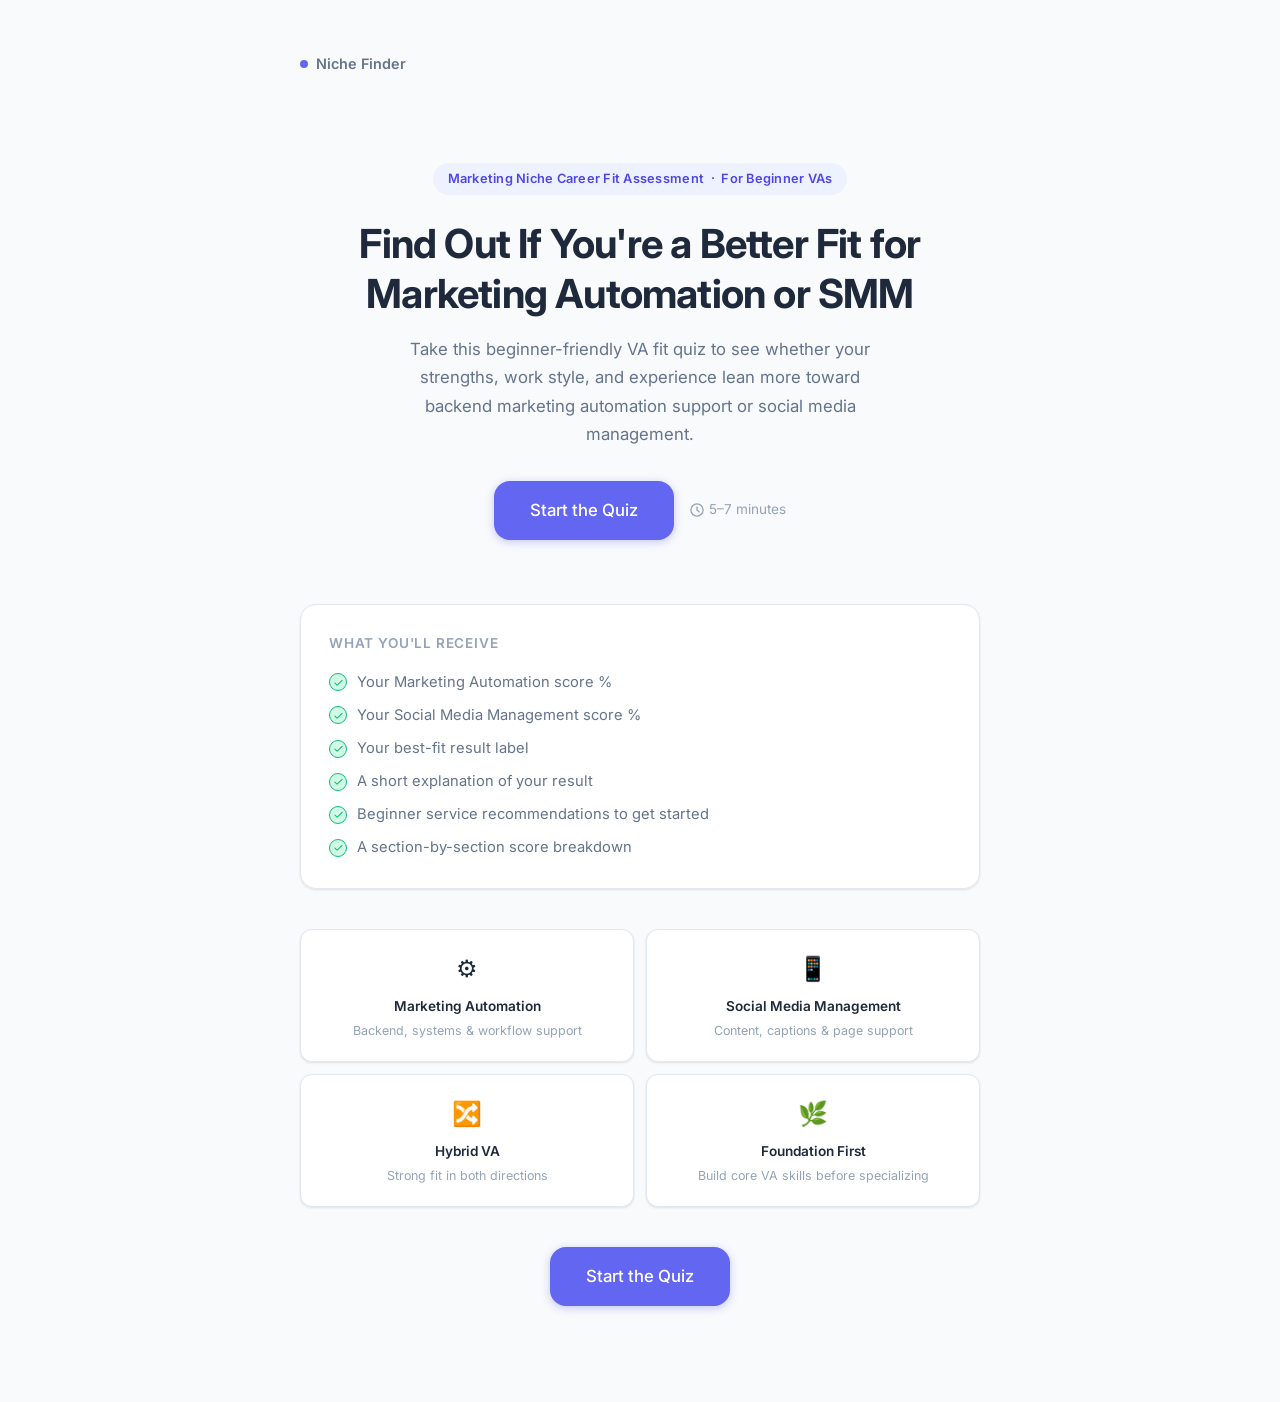
<file: index.html>
<!DOCTYPE html>
<html lang="en">
<head>
  <meta charset="UTF-8" />
  <meta name="viewport" content="width=device-width, initial-scale=1.0, maximum-scale=1" />
  <title>Marketing Automation vs SMM Fit Quiz</title>
  <meta name="description" content="Take this beginner-friendly VA fit quiz to find out whether you're a better fit for Marketing Automation or Social Media Management." />
  <meta name="robots" content="index, follow" />
  <meta property="og:title" content="Marketing Automation vs SMM Fit Quiz" />
  <meta property="og:description" content="A career-fit assessment quiz for beginner and aspiring Virtual Assistants." />
  <meta property="og:type" content="website" />
  <link rel="preconnect" href="https://fonts.googleapis.com" />
  <link rel="preconnect" href="https://fonts.gstatic.com" crossorigin />
  <link href="https://fonts.googleapis.com/css2?family=Inter:wght@300;400;500;600;700&display=swap" rel="stylesheet" />
  <link rel="stylesheet" href="style.css" />
</head>
<body>
  <div class="page-wrapper">

    <header class="site-header container">
      <div class="site-logo">
        <span class="logo-dot"></span>
        Niche Finder
      </div>
    </header>

    <main class="container">
      <section class="landing-hero">
        <div class="landing-badge">
          Marketing Niche Career Fit Assessment &nbsp;&middot;&nbsp; For Beginner VAs
        </div>
        <h1>Find Out If You're a Better Fit for Marketing Automation or SMM</h1>
        <p class="subtitle">
          Take this beginner-friendly VA fit quiz to see whether your strengths, work style, and experience lean more toward backend marketing automation support or social media management.
        </p>
        <div class="landing-cta">
          <a href="quiz.html" class="btn btn-primary btn-lg">Start the Quiz</a>
          <span class="time-note">
            <svg width="14" height="14" viewBox="0 0 16 16" fill="none" xmlns="http://www.w3.org/2000/svg">
              <circle cx="8" cy="8" r="7" stroke="currentColor" stroke-width="1.5"/>
              <path d="M8 4.5V8.25L10.5 10" stroke="currentColor" stroke-width="1.5" stroke-linecap="round"/>
            </svg>
            5&ndash;7 minutes
          </span>
        </div>
      </section>

      <div class="what-you-get">
        <h2>What You'll Receive</h2>
        <ul class="get-list">
          <li>Your Marketing Automation score %</li>
          <li>Your Social Media Management score %</li>
          <li>Your best-fit result label</li>
          <li>A short explanation of your result</li>
          <li>Beginner service recommendations to get started</li>
          <li>A section-by-section score breakdown</li>
        </ul>
      </div>

      <div class="outcome-grid">
        <div class="outcome-card">
          <div class="outcome-icon">&#9881;</div>
          <div class="outcome-label">Marketing Automation</div>
          <div class="outcome-desc">Backend, systems &amp; workflow support</div>
        </div>
        <div class="outcome-card">
          <div class="outcome-icon">&#128241;</div>
          <div class="outcome-label">Social Media Management</div>
          <div class="outcome-desc">Content, captions &amp; page support</div>
        </div>
        <div class="outcome-card">
          <div class="outcome-icon">&#128256;</div>
          <div class="outcome-label">Hybrid VA</div>
          <div class="outcome-desc">Strong fit in both directions</div>
        </div>
        <div class="outcome-card">
          <div class="outcome-icon">&#127807;</div>
          <div class="outcome-label">Foundation First</div>
          <div class="outcome-desc">Build core VA skills before specializing</div>
        </div>
      </div>

      <div style="text-align:center; padding-bottom: 2rem;">
        <a href="quiz.html" class="btn btn-primary btn-lg">Start the Quiz</a>
      </div>
    </main>

  </div>
</body>
</html>
</file>
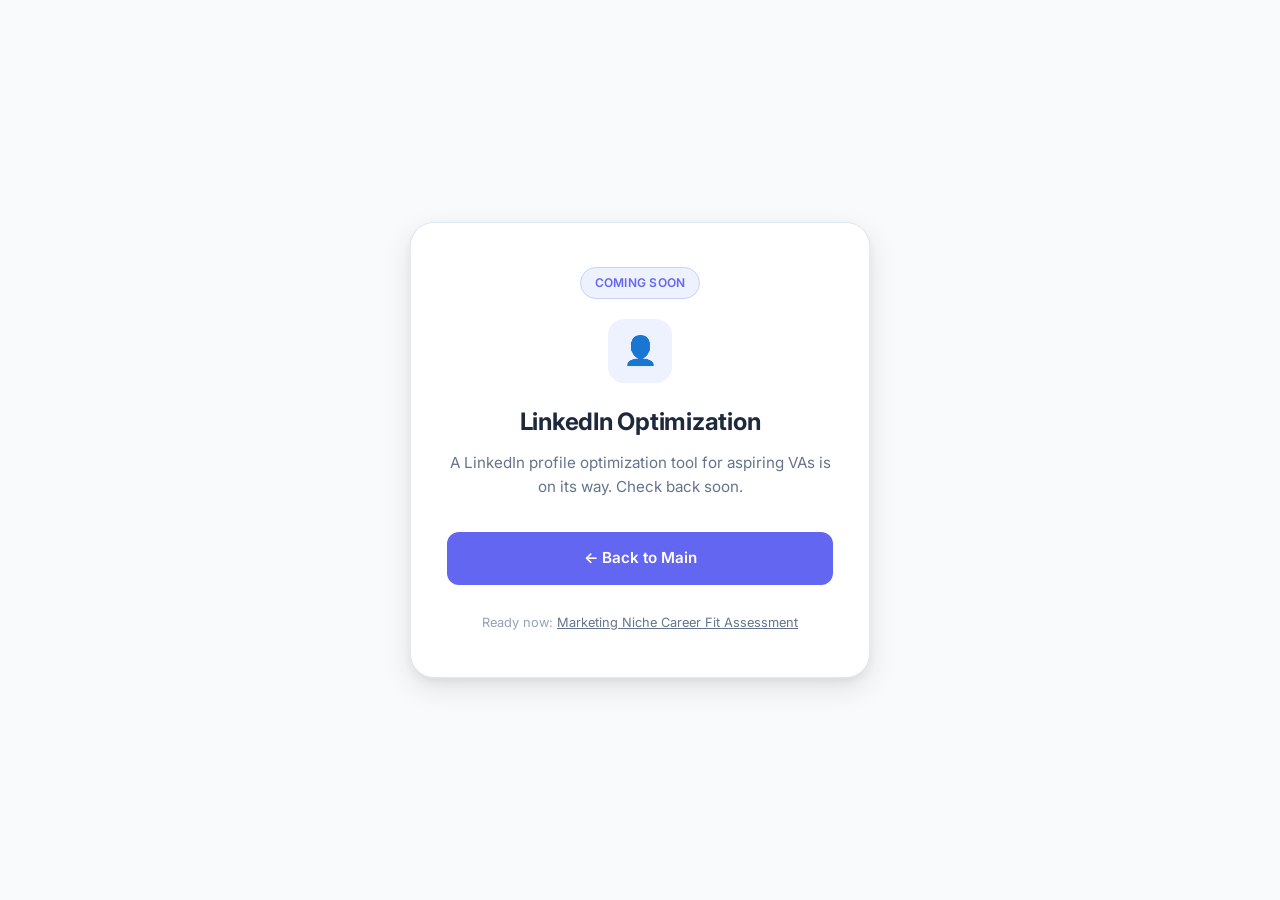
<file: linkedin-optimization/index.html>
<!DOCTYPE html>
<html lang="en">
<head>
  <meta charset="UTF-8" />
  <meta name="viewport" content="width=device-width, initial-scale=1.0, maximum-scale=1" />
  <title>LinkedIn Optimization — Coming Soon | Ria Action Lab</title>
  <meta name="description" content="A LinkedIn profile optimization tool for aspiring VAs is on its way. Check back soon." />
  <meta name="robots" content="noindex, nofollow" />
  <link rel="preconnect" href="https://fonts.googleapis.com" />
  <link rel="preconnect" href="https://fonts.gstatic.com" crossorigin />
  <link rel="stylesheet" href="style.css" />
</head>
<body>

  <!--
    ============================================================
    CONFIG: update MAIN_LINK_URL below to point "Back to Main"
    at your live link-in-bio page (e.g. your SociaBuzz LINKBIO url).
    ============================================================
  -->
  <script>
    const MAIN_LINK_URL = "#"; // TODO: replace with your main link-in-bio URL
    window.addEventListener("DOMContentLoaded", () => {
      document.querySelectorAll("[data-main-link]").forEach((el) => {
        el.setAttribute("href", MAIN_LINK_URL);
      });
    });
  </script>

  <div class="placeholder-card">
    <div class="placeholder-badge">Coming Soon</div>
    <div class="placeholder-icon">&#128100;</div>
    <h1>LinkedIn Optimization</h1>
    <p class="desc">A LinkedIn profile optimization tool for aspiring VAs is on its way. Check back soon.</p>

    <div class="placeholder-actions">
      <a href="#" data-main-link class="btn btn-primary">&larr; Back to Main</a>
    </div>

    <div class="placeholder-footer">
      Ready now: <a href="../ma-smm-quiz/index.html">Marketing Niche Career Fit Assessment</a>
    </div>
  </div>

</body>
</html>
</file>
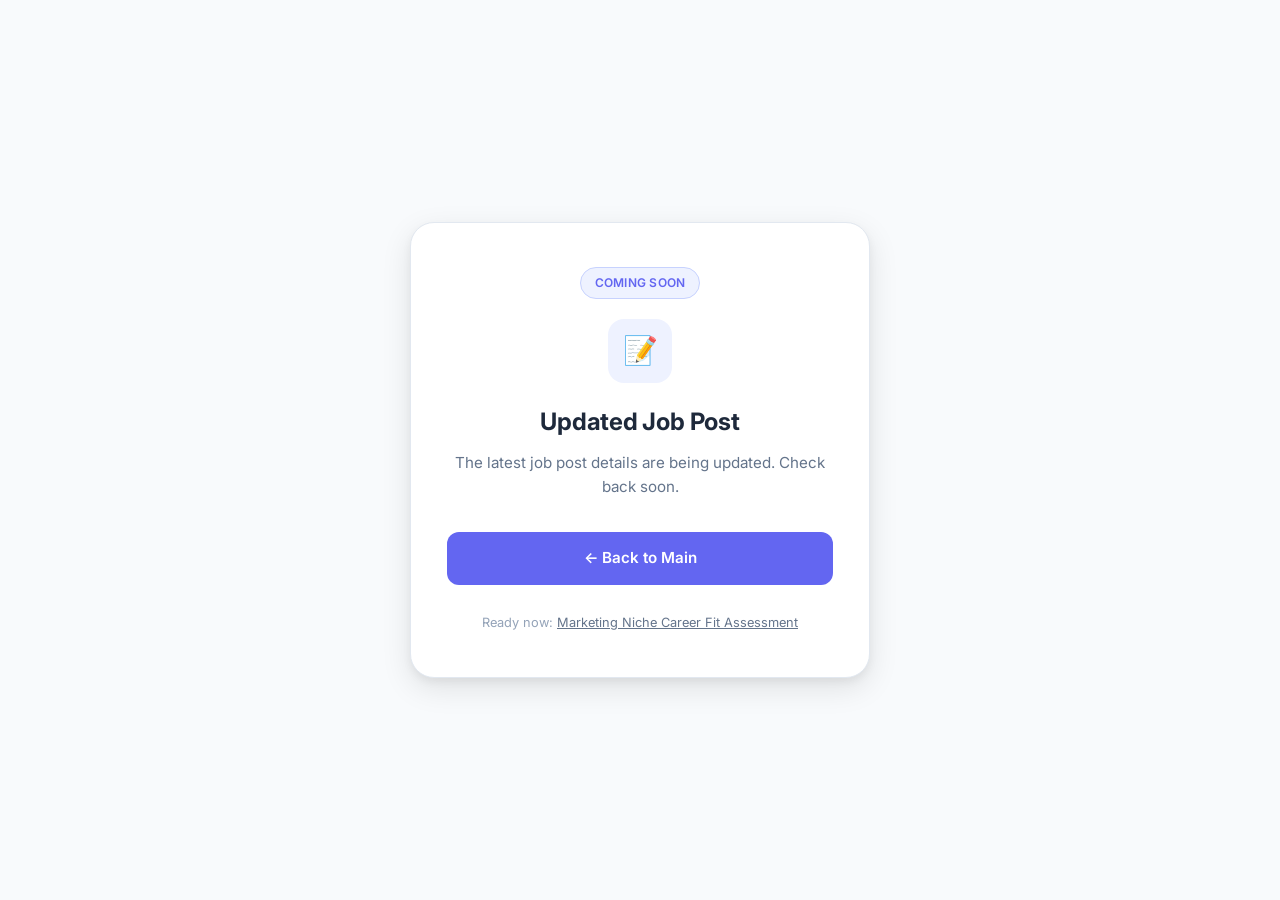
<file: updated-job-post/index.html>
<!DOCTYPE html>
<html lang="en">
<head>
  <meta charset="UTF-8" />
  <meta name="viewport" content="width=device-width, initial-scale=1.0, maximum-scale=1" />
  <title>Updated Job Post — Coming Soon | Ria Action Lab</title>
  <meta name="description" content="The latest job post details are being updated. Check back soon." />
  <meta name="robots" content="noindex, nofollow" />
  <link rel="preconnect" href="https://fonts.googleapis.com" />
  <link rel="preconnect" href="https://fonts.gstatic.com" crossorigin />
  <link rel="stylesheet" href="style.css" />
</head>
<body>

  <!--
    ============================================================
    CONFIG: update MAIN_LINK_URL below to point "Back to Main"
    at your live link-in-bio page (e.g. your SociaBuzz LINKBIO url).
    ============================================================
  -->
  <script>
    const MAIN_LINK_URL = "#"; // TODO: replace with your main link-in-bio URL
    window.addEventListener("DOMContentLoaded", () => {
      document.querySelectorAll("[data-main-link]").forEach((el) => {
        el.setAttribute("href", MAIN_LINK_URL);
      });
    });
  </script>

  <div class="placeholder-card">
    <div class="placeholder-badge">Coming Soon</div>
    <div class="placeholder-icon">&#128221;</div>
    <h1>Updated Job Post</h1>
    <p class="desc">The latest job post details are being updated. Check back soon.</p>

    <div class="placeholder-actions">
      <a href="#" data-main-link class="btn btn-primary">&larr; Back to Main</a>
    </div>

    <div class="placeholder-footer">
      Ready now: <a href="../ma-smm-quiz/index.html">Marketing Niche Career Fit Assessment</a>
    </div>
  </div>

</body>
</html>
</file>
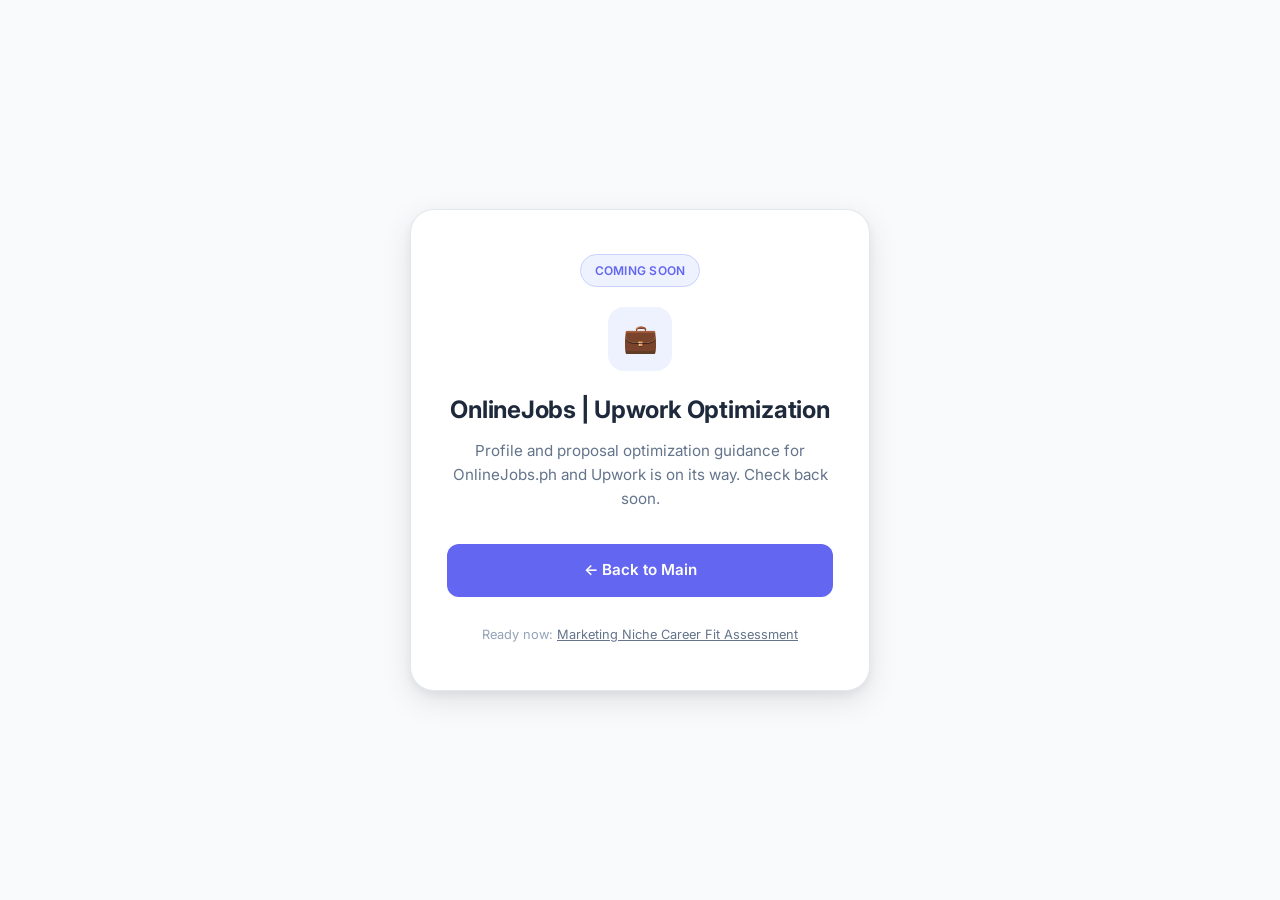
<file: upwork-optimization/index.html>
<!DOCTYPE html>
<html lang="en">
<head>
  <meta charset="UTF-8" />
  <meta name="viewport" content="width=device-width, initial-scale=1.0, maximum-scale=1" />
  <title>OnlineJobs | Upwork Optimization — Coming Soon | Ria Action Lab</title>
  <meta name="description" content="Profile and proposal optimization guidance for OnlineJobs.ph and Upwork is on its way. Check back soon." />
  <meta name="robots" content="noindex, nofollow" />
  <link rel="preconnect" href="https://fonts.googleapis.com" />
  <link rel="preconnect" href="https://fonts.gstatic.com" crossorigin />
  <link rel="stylesheet" href="style.css" />
</head>
<body>

  <!--
    ============================================================
    CONFIG: update MAIN_LINK_URL below to point "Back to Main"
    at your live link-in-bio page (e.g. your SociaBuzz LINKBIO url).
    ============================================================
  -->
  <script>
    const MAIN_LINK_URL = "#"; // TODO: replace with your main link-in-bio URL
    window.addEventListener("DOMContentLoaded", () => {
      document.querySelectorAll("[data-main-link]").forEach((el) => {
        el.setAttribute("href", MAIN_LINK_URL);
      });
    });
  </script>

  <div class="placeholder-card">
    <div class="placeholder-badge">Coming Soon</div>
    <div class="placeholder-icon">&#128188;</div>
    <h1>OnlineJobs | Upwork Optimization</h1>
    <p class="desc">Profile and proposal optimization guidance for OnlineJobs.ph and Upwork is on its way. Check back soon.</p>

    <div class="placeholder-actions">
      <a href="#" data-main-link class="btn btn-primary">&larr; Back to Main</a>
    </div>

    <div class="placeholder-footer">
      Ready now: <a href="../ma-smm-quiz/index.html">Marketing Niche Career Fit Assessment</a>
    </div>
  </div>

</body>
</html>
</file>
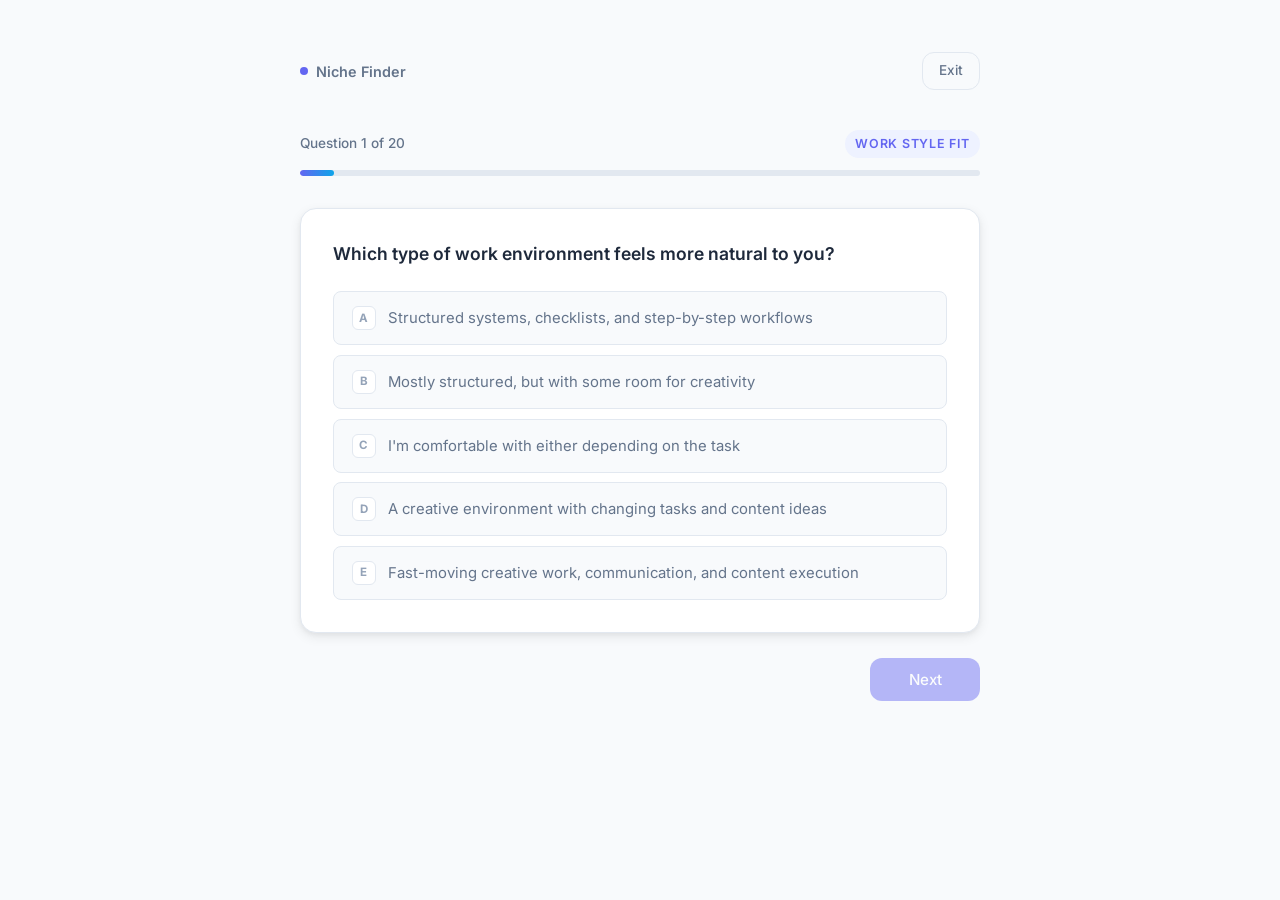
<file: quiz.html>
<!DOCTYPE html>
<html lang="en">
<head>
  <meta charset="UTF-8" />
  <meta name="viewport" content="width=device-width, initial-scale=1.0, maximum-scale=1" />
  <title>Quiz &mdash; Marketing Automation vs SMM Fit Quiz</title>
  <meta name="robots" content="noindex" />
  <link rel="preconnect" href="https://fonts.googleapis.com" />
  <link rel="preconnect" href="https://fonts.gstatic.com" crossorigin />
  <link href="https://fonts.googleapis.com/css2?family=Inter:wght@300;400;500;600;700&display=swap" rel="stylesheet" />
  <link rel="stylesheet" href="style.css" />
</head>
<body>
  <div class="page-wrapper">

    <header class="site-header container">
      <div class="site-logo">
        <span class="logo-dot"></span>
        Niche Finder
      </div>
      <a href="index.html" class="btn btn-ghost" style="padding: 0.45rem 1rem; font-size: 0.85rem;">
        Exit
      </a>
    </header>

    <main class="container">

      <!-- Progress & meta -->
      <div class="quiz-header">
        <div class="quiz-meta">
          <span id="question-counter" class="quiz-counter">Question 1 of 20</span>
          <span id="section-label" class="quiz-section-label"></span>
        </div>
        <div class="progress-track" role="progressbar" aria-valuemin="0" aria-valuemax="100" aria-valuenow="5">
          <div id="progress-bar" class="progress-bar" style="width: 5%;"></div>
        </div>
      </div>

      <!-- Question card -->
      <div class="question-card">
        <p id="question-text" class="question-text"></p>
        <ul id="choices-list" class="choices-list" role="list" aria-label="Answer choices">
          <!-- Injected by quiz.js -->
        </ul>
      </div>

      <!-- Navigation -->
      <nav class="quiz-nav" aria-label="Quiz navigation">
        <button id="btn-prev" class="btn btn-ghost" type="button" disabled style="visibility:hidden;">
          &larr; Previous
        </button>
        <button id="btn-next" class="btn btn-primary" type="button" disabled>
          Next
        </button>
      </nav>

    </main>
  </div>

  <script src="quiz-data.js"></script>
  <script src="quiz.js"></script>
</body>
</html>
</file>
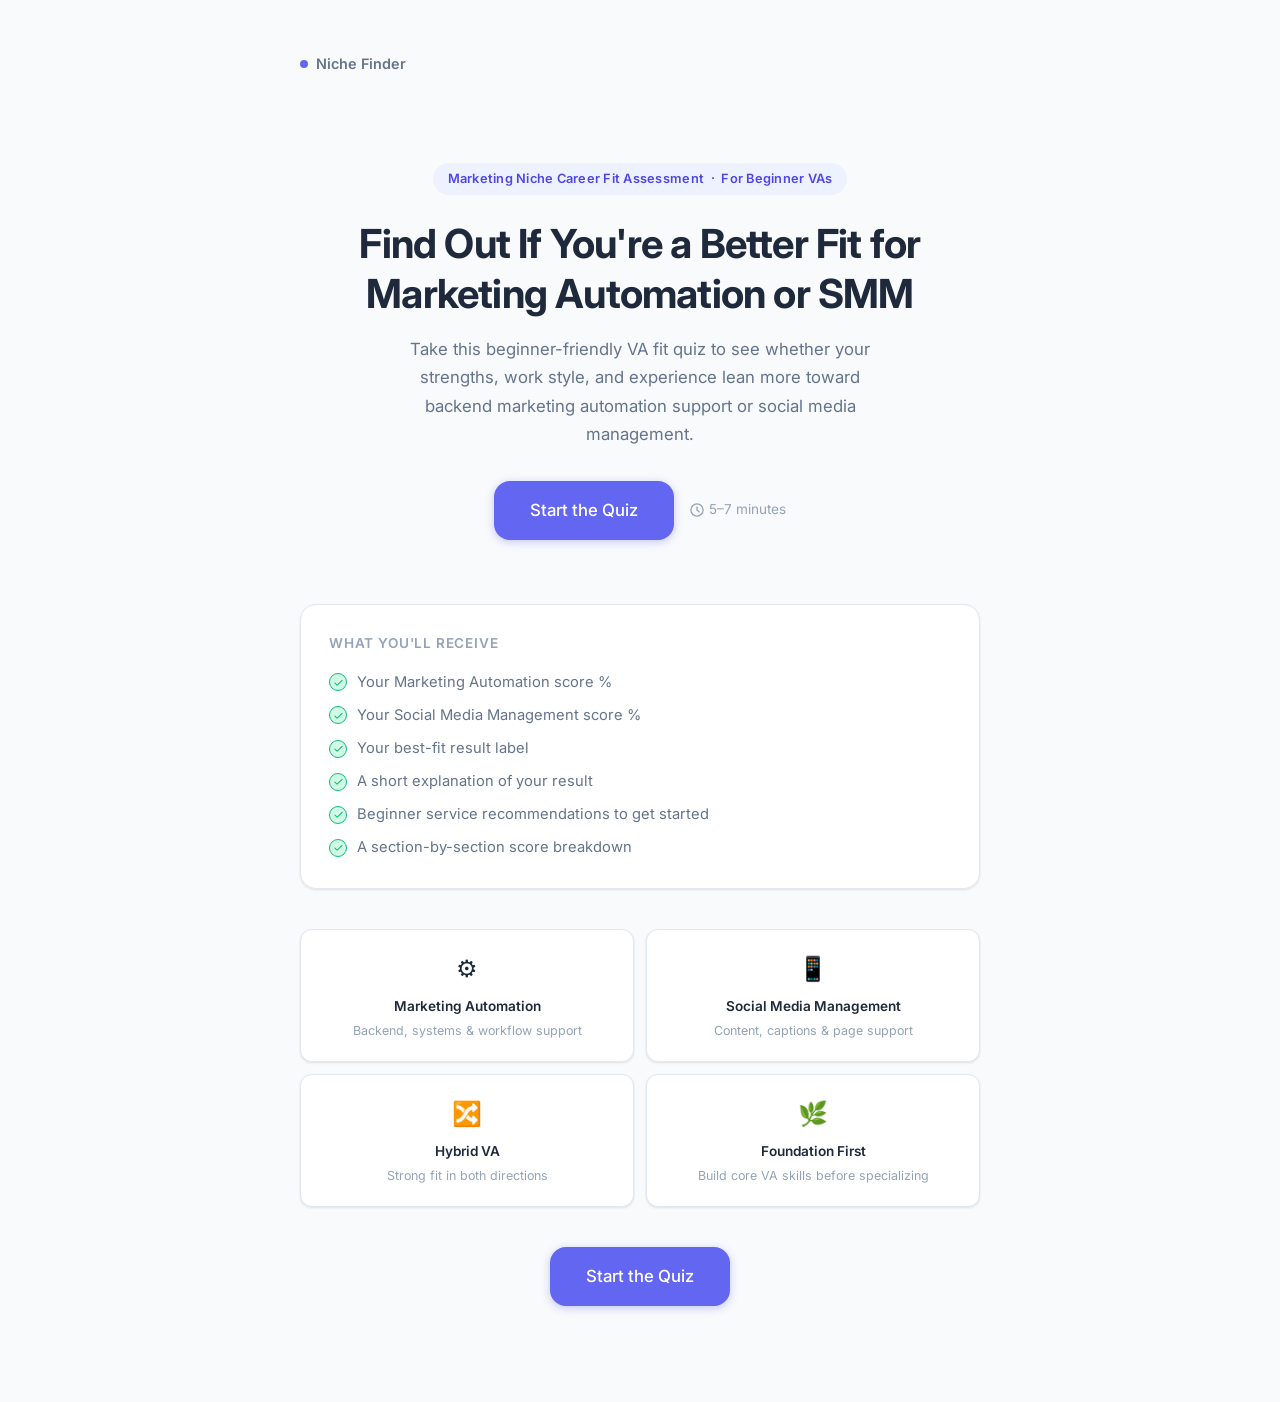
<file: results.html>
<!DOCTYPE html>
<html lang="en">
<head>
  <meta charset="UTF-8" />
  <meta name="viewport" content="width=device-width, initial-scale=1.0, maximum-scale=1" />
  <title>Your Results &mdash; Marketing Automation vs SMM Fit Quiz</title>
  <meta name="robots" content="noindex" />
  <link rel="preconnect" href="https://fonts.googleapis.com" />
  <link rel="preconnect" href="https://fonts.gstatic.com" crossorigin />
  <link href="https://fonts.googleapis.com/css2?family=Inter:wght@300;400;500;600;700&display=swap" rel="stylesheet" />
  <link rel="stylesheet" href="style.css" />
</head>
<body>
  <div class="page-wrapper">

    <header class="site-header container">
      <div class="site-logo">
        <span class="logo-dot"></span>
        Niche Finder
      </div>
      <a href="index.html" class="btn btn-ghost" style="padding: 0.45rem 1rem; font-size: 0.85rem;">
        Home
      </a>
    </header>

    <main class="container">

      <!-- Result headline -->
      <div class="results-header">
        <div id="result-badge" class="result-badge hybrid">Loading...</div>
        <h1 id="result-headline">Your Best Fit</h1>
        <p id="result-tagline" class="tagline"></p>
      </div>

      <!-- Score bars -->
      <div class="score-section">
        <h2>Your Scores</h2>

        <div class="score-row">
          <div class="score-label-row">
            <span class="score-label">Marketing Automation</span>
            <span id="ma-pct" class="score-pct ma">—</span>
          </div>
          <div class="score-track">
            <div id="ma-fill" class="score-fill ma" style="width:0%;"></div>
          </div>
        </div>

        <div class="score-row">
          <div class="score-label-row">
            <span class="score-label">Social Media Management</span>
            <span id="smm-pct" class="score-pct smm">—</span>
          </div>
          <div class="score-track">
            <div id="smm-fill" class="score-fill smm" style="width:0%;"></div>
          </div>
        </div>
      </div>

      <!-- Summary -->
      <div class="result-summary-card">
        <h2>What This Means For You</h2>
        <p id="result-summary"></p>
      </div>

      <!-- Recommendations -->
      <div class="recommendations-card">
        <h2 id="recommendations-title">Suggested Beginner Services</h2>
        <ul id="recommendations-list" class="recommendation-list">
          <!-- Injected by results.js -->
        </ul>
      </div>

      <!-- Section breakdown -->
      <div class="breakdown-section">
        <h2>Score Breakdown by Section</h2>
        <table class="breakdown-table">
          <thead>
            <tr>
              <th>Section</th>
              <th>MA Score</th>
              <th>SMM Score</th>
            </tr>
          </thead>
          <tbody id="breakdown-body">
            <!-- Injected by results.js -->
          </tbody>
        </table>
      </div>

      <!-- Actions -->
      <div class="results-actions">
        <button id="btn-retake" class="btn btn-outline" type="button">
          Retake Quiz
        </button>
        <a href="index.html" class="btn btn-ghost" type="button">
          Back to Home
        </a>
      </div>

    </main>
  </div>

  <script src="quiz-data.js"></script>
  <script src="results.js"></script>
</body>
</html>
</file>
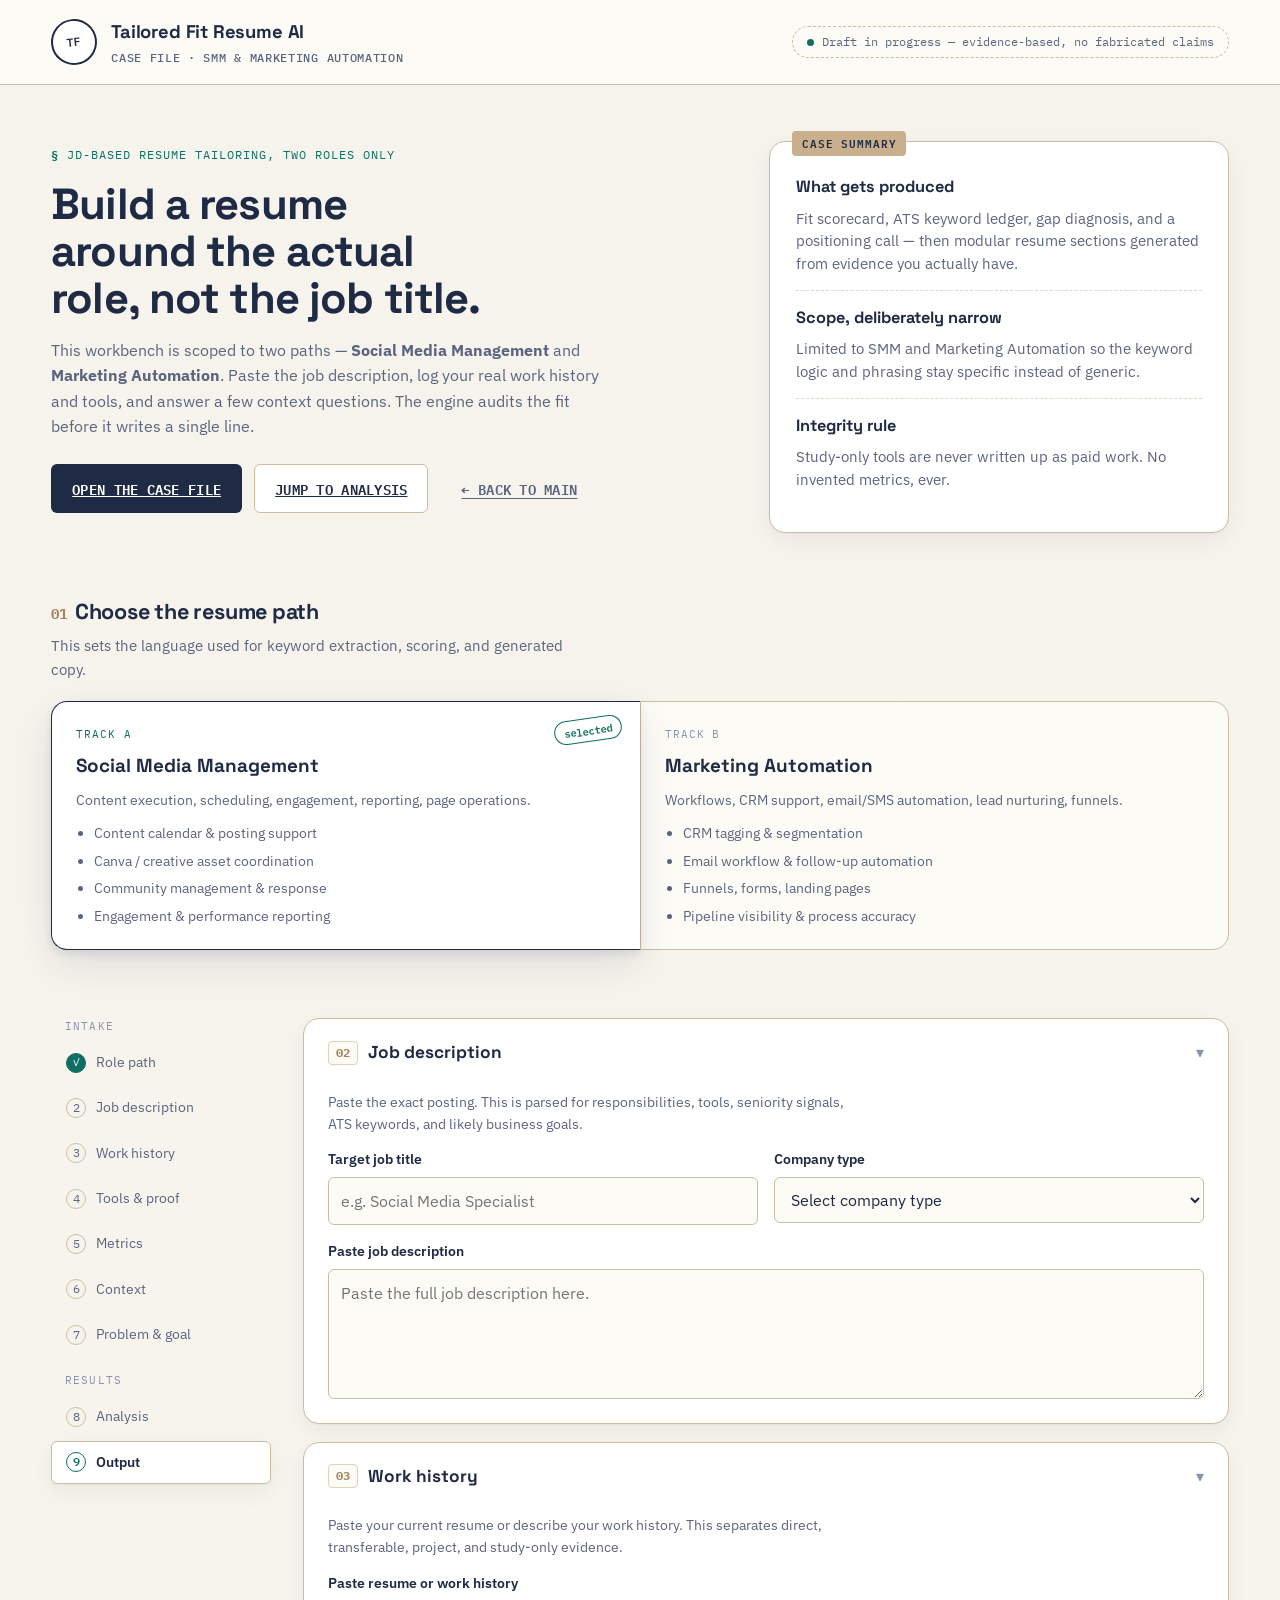
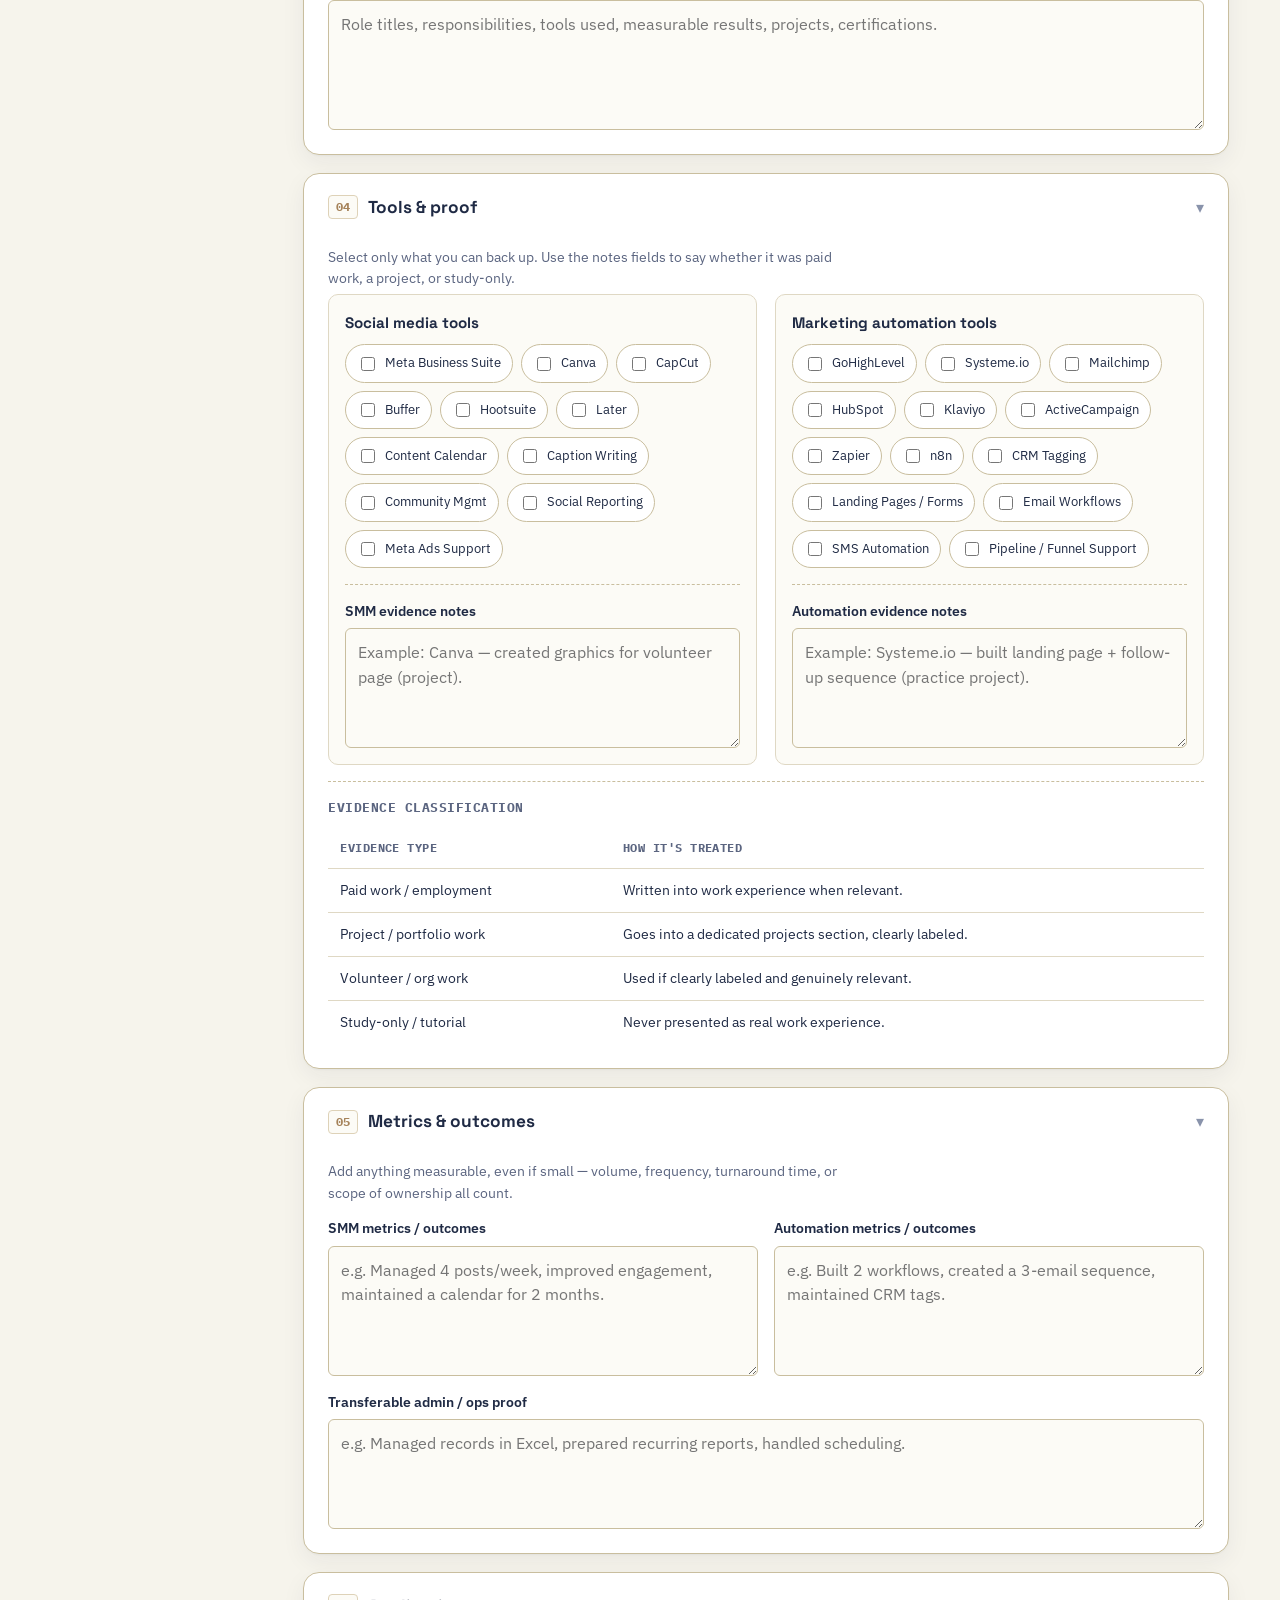
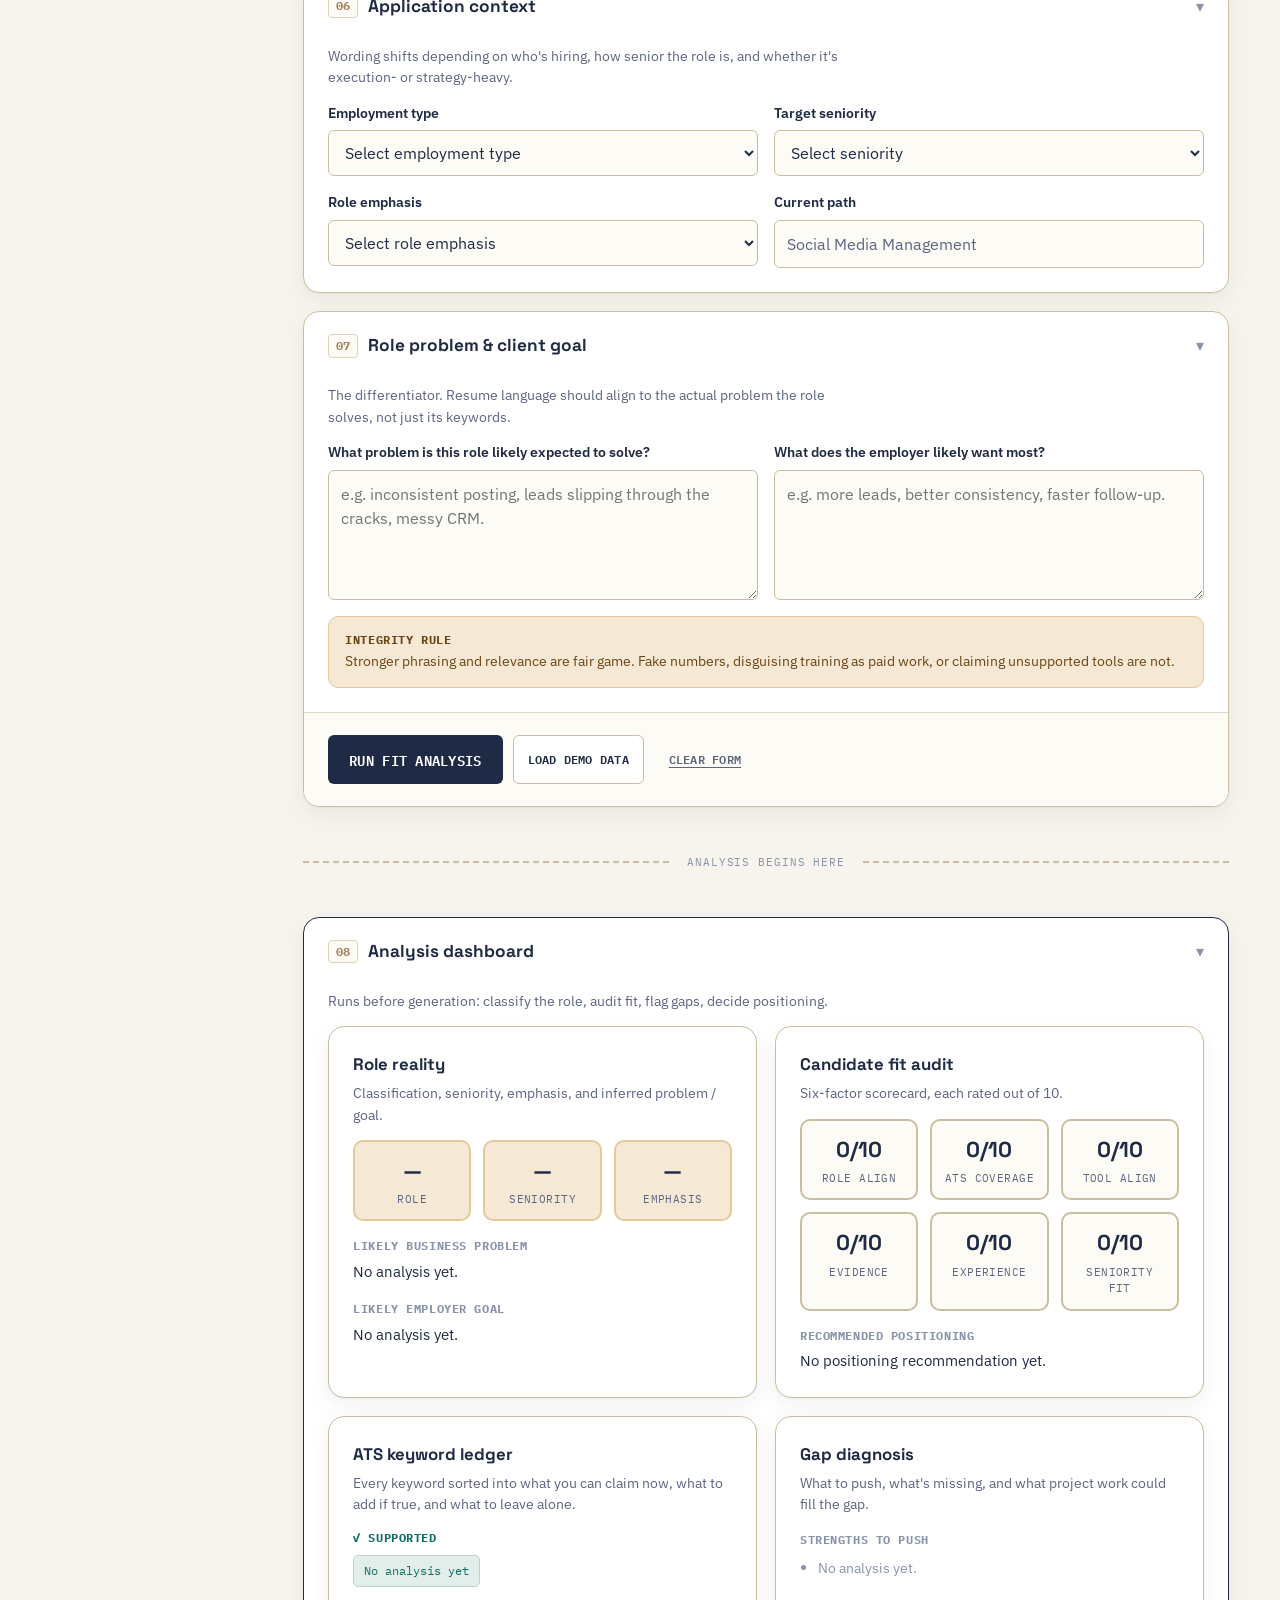
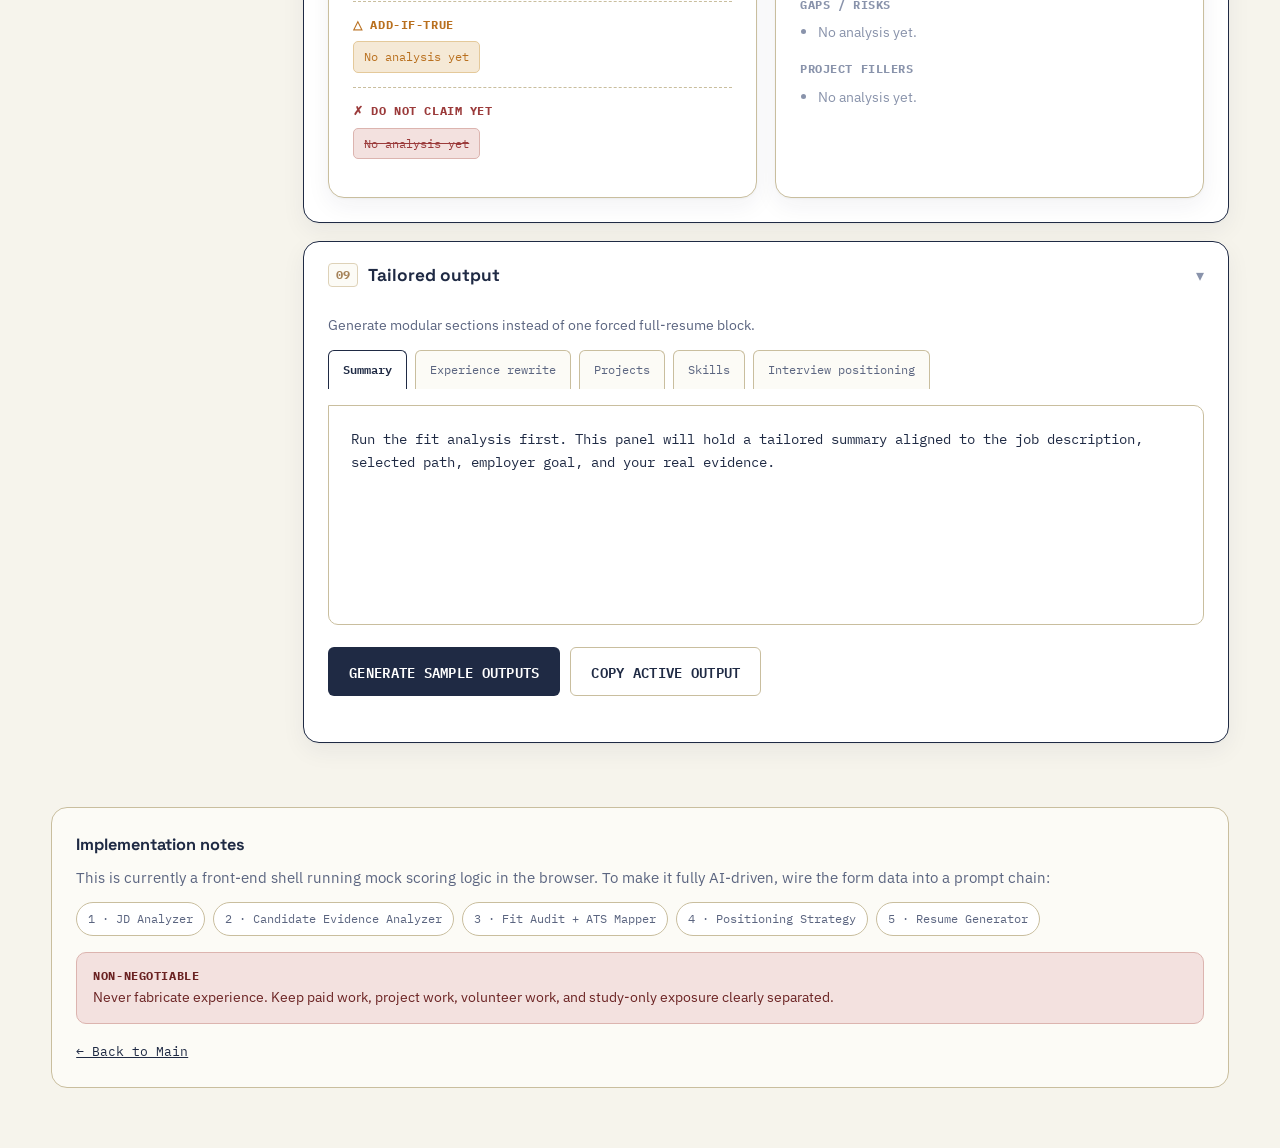
<file: resume-optimization/bash.html>
<!DOCTYPE html>
<html lang="en">
<head>
<meta charset="UTF-8" />
<meta name="viewport" content="width=device-width, initial-scale=1.0, maximum-scale=1" />
<title>Tailored Fit Resume AI — Case File for SMM &amp; Marketing Automation Roles</title>
<meta name="description" content="A job-description-based resume tailoring workbench for beginner VAs targeting Social Media Management or Marketing Automation roles." />
<meta name="robots" content="noindex, nofollow" />
<link rel="preconnect" href="https://fonts.googleapis.com" />
<link rel="preconnect" href="https://fonts.gstatic.com" crossorigin />
<link href="https://fonts.googleapis.com/css2?family=Space+Grotesk:wght@500;600;700&family=IBM+Plex+Sans:wght@400;500;600;700&family=IBM+Plex+Mono:wght@400;500;600&display=swap" rel="stylesheet" />
<style>
  :root{
    --ink:#1F2A44;
    --ink-soft:#5B6580;
    --ink-faint:#8993AB;

    --paper:#F6F4EC;
    --paper-panel:#FCFBF6;
    --paper-raised:#FFFFFF;

    --kraft:#C9AF8C;
    --kraft-dark:#A6835A;
    --kraft-line:#DED2B8;

    --teal:#0F6E63;
    --teal-light:#E1EEEA;
    --teal-line:#B9D4CC;

    --amber:#B9701F;
    --amber-light:#F5E9D6;
    --amber-line:#E4C99A;

    --brick:#9B3B3B;
    --brick-light:#F3E1DF;
    --brick-line:#DCB4AF;

    --line:#DFD8C4;
    --line-strong:#C9BE9E;

    --radius-sm:6px;
    --radius-md:10px;
    --radius-lg:16px;

    --shadow-card:0 1px 2px rgba(31,42,68,.04), 0 8px 24px rgba(31,42,68,.06);
    --shadow-pop:0 4px 10px rgba(31,42,68,.10), 0 16px 40px rgba(31,42,68,.10);

    --font-display:'Space Grotesk', sans-serif;
    --font-body:'IBM Plex Sans', sans-serif;
    --font-mono:'IBM Plex Mono', monospace;
  }

  *,*::before,*::after{ box-sizing:border-box; }
  html{ scroll-behavior:smooth; }
  @media (prefers-reduced-motion: reduce){
    html{ scroll-behavior:auto; }
    *{ animation-duration:.001ms !important; transition-duration:.001ms !important; }
  }

  body{
    margin:0;
    font-family:var(--font-body);
    background:var(--paper);
    color:var(--ink);
    line-height:1.55;
  }

  a{ color:inherit; }
  button, input, select, textarea{ font:inherit; color:inherit; }
  :focus-visible{ outline:3px solid var(--amber); outline-offset:2px; }

  .container{ width:min(1180px, 92%); margin-inline:auto; }

  .grain{
    position:fixed; inset:0; pointer-events:none; z-index:0; opacity:.5;
    background-image:
      repeating-linear-gradient(0deg, rgba(31,42,68,.015) 0px, rgba(31,42,68,.015) 1px, transparent 1px, transparent 3px);
  }

  .masthead{
    position:relative; z-index:2;
    border-bottom:1px solid var(--line-strong);
    background:var(--paper-panel);
  }
  .masthead-inner{
    display:flex; align-items:center; justify-content:space-between; gap:20px;
    padding:18px 0;
  }
  .brand{ display:flex; align-items:center; gap:14px; }
  .brand-seal{
    width:46px; height:46px; border-radius:50%;
    border:2px solid var(--ink);
    display:grid; place-items:center;
    font-family:var(--font-mono); font-weight:600; font-size:.72rem;
    color:var(--ink);
    transform:rotate(-6deg);
    background:var(--paper-raised);
  }
  .brand-text{ font-family:var(--font-display); font-weight:700; font-size:1.15rem; letter-spacing:-.01em; }
  .brand-text small{
    display:block; font-family:var(--font-mono); font-weight:500; font-size:.72rem;
    letter-spacing:.06em; text-transform:uppercase; color:var(--ink-soft); margin-top:2px;
  }
  .case-tag{
    font-family:var(--font-mono); font-size:.75rem; color:var(--ink-soft);
    border:1px dashed var(--line-strong); border-radius:999px; padding:6px 14px;
    display:flex; align-items:center; gap:8px;
  }
  .case-tag .dot{ width:7px; height:7px; border-radius:50%; background:var(--teal); }
  @media (max-width:720px){ .case-tag{ display:none; } }

  .hero{ position:relative; z-index:1; padding:56px 0 28px; }
  .hero-grid{ display:grid; grid-template-columns:1.35fr .9fr; gap:28px; align-items:start; }
  @media (max-width:960px){ .hero-grid{ grid-template-columns:1fr; } }

  .eyebrow{
    font-family:var(--font-mono); font-size:.78rem; letter-spacing:.08em; text-transform:uppercase;
    color:var(--teal); display:inline-flex; align-items:center; gap:8px; margin-bottom:16px;
  }
  .eyebrow::before{ content:"§"; font-weight:700; }

  h1{
    font-family:var(--font-display); font-weight:700; letter-spacing:-.02em;
    font-size:clamp(1.9rem, 3.4vw, 2.9rem); line-height:1.08; margin:0 0 16px; max-width:16ch;
  }
  .hero p.lead{ color:var(--ink-soft); font-size:1.03rem; max-width:56ch; margin:0 0 24px; }

  .hero-cta{ display:flex; flex-wrap:wrap; gap:12px; }

  .btn{
    font-family:var(--font-mono); font-weight:600; font-size:.85rem; letter-spacing:.02em;
    border-radius:var(--radius-sm); border:1.5px solid transparent; cursor:pointer;
    padding:13px 20px; display:inline-flex; align-items:center; gap:8px; transition:.15s ease;
    text-transform:uppercase;
  }
  .btn:active{ transform:translateY(1px); }
  .btn-primary{ background:var(--ink); color:var(--paper-raised); }
  .btn-primary:hover{ background:#141d33; }
  .btn-secondary{ background:var(--paper-raised); color:var(--ink); border-color:var(--line-strong); }
  .btn-secondary:hover{ border-color:var(--ink); }
  .btn-ghost{ background:transparent; color:var(--ink-soft); border-color:transparent; text-decoration:underline; text-underline-offset:3px; }
  .btn-ghost:hover{ color:var(--ink); }
  .btn-sm{ padding:9px 14px; font-size:.72rem; }

  .dossier-card{
    background:var(--paper-raised); border:1px solid var(--line-strong); border-radius:var(--radius-lg);
    box-shadow:var(--shadow-card); padding:26px; position:relative;
  }
  .dossier-card::before{
    content:"CASE SUMMARY"; position:absolute; top:-11px; left:22px; background:var(--kraft);
    color:var(--ink); font-family:var(--font-mono); font-size:.68rem; font-weight:600; letter-spacing:.08em;
    padding:4px 10px; border-radius:4px;
  }
  .dossier-card h3{ font-family:var(--font-display); font-size:1.02rem; margin:0 0 8px; }
  .dossier-row{ padding:14px 0; border-top:1px dashed var(--line); }
  .dossier-row:first-of-type{ border-top:none; padding-top:6px; }
  .dossier-row p{ margin:0; color:var(--ink-soft); font-size:.92rem; }

  .section{ position:relative; z-index:1; padding:34px 0; }
  .section-head{ margin-bottom:20px; display:flex; align-items:flex-end; justify-content:space-between; gap:16px; flex-wrap:wrap; }
  .section-head h2{ font-family:var(--font-display); font-size:1.35rem; margin:0 0 6px; letter-spacing:-.01em; }
  .step-index{ font-family:var(--font-mono); color:var(--kraft-dark); font-size:.85rem; margin-right:8px; }
  .section-head p{ margin:0; color:var(--ink-soft); max-width:60ch; font-size:.94rem; }

  .path-tabs{ display:grid; grid-template-columns:1fr 1fr; gap:0; }
  @media (max-width:720px){ .path-tabs{ grid-template-columns:1fr; gap:14px; } }

  .path-tab{
    background:var(--paper-panel); border:1px solid var(--line-strong);
    padding:24px 24px 22px; cursor:pointer; position:relative; transition:.15s ease;
  }
  .path-tab:first-child{ border-radius:var(--radius-lg) 0 0 var(--radius-lg); border-right:none; }
  .path-tab:last-child{ border-radius:0 var(--radius-lg) var(--radius-lg) 0; }
  @media (max-width:720px){
    .path-tab:first-child, .path-tab:last-child{ border-radius:var(--radius-lg); border-right:1px solid var(--line-strong); }
  }
  .path-tab:hover{ background:var(--paper-raised); }
  .path-tab.active{
    background:var(--paper-raised); border-color:var(--ink);
    box-shadow:var(--shadow-pop); z-index:2;
  }
  .path-tab .tag{
    font-family:var(--font-mono); font-size:.7rem; text-transform:uppercase; letter-spacing:.08em;
    color:var(--ink-faint); display:block; margin-bottom:8px;
  }
  .path-tab.active .tag{ color:var(--teal); }
  .path-tab h3{ font-family:var(--font-display); font-size:1.18rem; margin:0 0 8px; }
  .path-tab p{ color:var(--ink-soft); font-size:.9rem; margin:0 0 12px; }
  .path-tab ul{ margin:0; padding-left:18px; color:var(--ink-soft); font-size:.87rem; }
  .path-tab li+li{ margin-top:6px; }
  .path-tab .stamp{
    position:absolute; top:16px; right:18px; font-family:var(--font-mono); font-size:.65rem;
    font-weight:600; color:var(--teal); border:1.5px solid var(--teal); border-radius:999px;
    padding:3px 9px; transform:rotate(-8deg); opacity:0; transition:.15s ease;
  }
  .path-tab.active .stamp{ opacity:1; }

  .builder-layout{ display:grid; grid-template-columns:220px 1fr; gap:32px; align-items:start; }
  @media (max-width:900px){ .builder-layout{ grid-template-columns:1fr; } }

  .rail{
    position:sticky; top:16px;
    display:flex; flex-direction:column; gap:2px;
  }
  @media (max-width:900px){
    .rail{
      position:static; flex-direction:row; overflow-x:auto; gap:8px; padding-bottom:8px;
      -webkit-overflow-scrolling:touch;
    }
  }
  .rail-group-label{
    font-family:var(--font-mono); font-size:.68rem; letter-spacing:.1em; text-transform:uppercase;
    color:var(--ink-faint); margin:14px 0 4px 14px;
  }
  .rail-group-label:first-child{ margin-top:0; }
  @media (max-width:900px){ .rail-group-label{ display:none; } }

  .rail-tab{
    display:flex; align-items:center; gap:10px;
    padding:10px 14px; border-radius:var(--radius-sm);
    color:var(--ink-soft); font-size:.86rem; cursor:pointer; border:1px solid transparent;
    background:transparent; text-align:left; white-space:nowrap;
  }
  .rail-tab:hover{ background:var(--paper-panel); }
  .rail-tab.active{
    background:var(--paper-raised); border-color:var(--line-strong); color:var(--ink); font-weight:600;
    box-shadow:var(--shadow-card);
  }
  .rail-num{
    font-family:var(--font-mono); font-size:.72rem; width:20px; height:20px; border-radius:50%;
    border:1.5px solid var(--line-strong); display:grid; place-items:center; flex-shrink:0;
  }
  .rail-tab.active .rail-num{ border-color:var(--teal); color:var(--teal); }
  .rail-tab.done .rail-num{ background:var(--teal); border-color:var(--teal); color:#fff; font-size:0; }
  .rail-tab.done .rail-num::after{ content:"✓"; font-size:.7rem; }

  .pages{ display:flex; flex-direction:column; gap:18px; }

  .module{
    background:var(--paper-raised); border:1px solid var(--line-strong); border-radius:var(--radius-lg);
    box-shadow:var(--shadow-card); overflow:hidden; scroll-margin-top:16px;
  }
  .module-head{
    display:flex; align-items:center; justify-content:space-between; gap:14px;
    padding:20px 24px; cursor:pointer; user-select:none;
  }
  .module-head h3{ font-family:var(--font-display); font-size:1.08rem; margin:0; display:flex; align-items:center; gap:10px; }
  .module-head .module-no{
    font-family:var(--font-mono); font-size:.72rem; color:var(--kraft-dark); border:1px solid var(--kraft-line);
    background:var(--paper-panel); border-radius:4px; padding:2px 7px;
  }
  .module-head .chev{ font-family:var(--font-mono); color:var(--ink-faint); transition:transform .15s ease; }
  .module.collapsed .chev{ transform:rotate(-90deg); }
  .module-sub{ color:var(--ink-soft); font-size:.87rem; margin:6px 0 0; max-width:66ch; }
  .module-body{ padding:0 24px 24px; }
  .module.collapsed .module-body{ display:none; }

  .form-grid{ display:grid; grid-template-columns:repeat(2,minmax(0,1fr)); gap:16px; }
  @media (max-width:640px){ .form-grid{ grid-template-columns:1fr; } }
  .full{ grid-column:1 / -1; }

  .field{ display:flex; flex-direction:column; gap:6px; }
  .field label{ font-weight:600; font-size:.86rem; }
  .field input, .field select, .field textarea{
    width:100%; background:var(--paper-panel); border:1px solid var(--line-strong);
    border-radius:var(--radius-sm); padding:11px 12px; transition:.15s ease;
  }
  .field textarea{ min-height:130px; resize:vertical; font-family:var(--font-body); }
  .field input:focus, .field select:focus, .field textarea:focus{
    background:var(--paper-raised); border-color:var(--ink);
  }
  .field input[readonly]{ color:var(--ink-soft); }

  .tool-columns{ display:grid; grid-template-columns:1fr 1fr; gap:18px; margin-top:4px; }
  @media (max-width:720px){ .tool-columns{ grid-template-columns:1fr; } }
  .tool-box{ background:var(--paper-panel); border:1px solid var(--line); border-radius:var(--radius-md); padding:16px; }
  .tool-box h4{ font-family:var(--font-display); font-size:.95rem; margin:0 0 10px; }
  .chips{ display:flex; flex-wrap:wrap; gap:8px; }
  .chip{
    display:inline-flex; align-items:center; gap:7px; padding:8px 11px; border-radius:999px;
    background:var(--paper-raised); border:1px solid var(--line-strong); font-size:.82rem; cursor:pointer; user-select:none;
  }
  .chip:has(input:checked){ background:var(--teal-light); border-color:var(--teal-line); color:var(--teal); font-weight:600; }
  .chip input{ accent-color:var(--teal); width:14px; height:14px; }
  .subsection{ margin-top:16px; padding-top:16px; border-top:1px dashed var(--line-strong); }

  .evidence-table{ width:100%; border-collapse:collapse; margin-top:10px; }
  .evidence-table th, .evidence-table td{
    padding:11px 12px; border-bottom:1px solid var(--line); text-align:left; font-size:.85rem; vertical-align:top;
  }
  .evidence-table th{ font-family:var(--font-mono); font-size:.72rem; text-transform:uppercase; letter-spacing:.04em; color:var(--ink-soft); }
  .evidence-table tr:last-child td{ border-bottom:none; }

  .notice{
    margin-top:16px; padding:14px 16px; border-radius:var(--radius-md);
    background:var(--amber-light); border:1px solid var(--amber-line); color:#6b4413; font-size:.87rem;
  }
  .notice.danger{ background:var(--brick-light); border-color:var(--brick-line); color:#6b2323; }
  .notice strong{ display:block; margin-bottom:3px; font-family:var(--font-mono); font-size:.72rem; text-transform:uppercase; letter-spacing:.05em; }

  .module-actions{ display:flex; flex-wrap:wrap; gap:10px; padding:22px 24px; border-top:1px solid var(--line); background:var(--paper-panel); }

  .perforation{ position:relative; height:1px; margin:36px 0; border-top:2px dashed var(--line-strong); }
  .perforation span{
    position:absolute; left:50%; top:50%; transform:translate(-50%,-50%);
    background:var(--paper); padding:0 14px; font-family:var(--font-mono); font-size:.7rem;
    letter-spacing:.08em; text-transform:uppercase; color:var(--ink-faint);
  }

  .dash-grid{ display:grid; grid-template-columns:1fr 1fr; gap:18px; }
  @media (max-width:900px){ .dash-grid{ grid-template-columns:1fr; } }
  .dash-card{
    background:var(--paper-raised); border:1px solid var(--line-strong); border-radius:var(--radius-lg);
    box-shadow:var(--shadow-card); padding:24px;
  }
  .dash-card h3{ font-family:var(--font-display); font-size:1.05rem; margin:0 0 6px; }
  .dash-card > p.hint{ color:var(--ink-soft); font-size:.85rem; margin:0 0 14px; }

  .seal-row{ display:grid; grid-template-columns:repeat(3,1fr); gap:12px; margin-top:6px; }
  @media (max-width:520px){ .seal-row{ grid-template-columns:1fr 1fr; } }
  .seal{
    border:2px solid var(--line-strong); border-radius:var(--radius-md); padding:12px 10px; text-align:center;
    background:var(--paper-panel);
  }
  .seal[data-tier="high"]{ border-color:var(--teal-line); background:var(--teal-light); }
  .seal[data-tier="mid"]{ border-color:var(--amber-line); background:var(--amber-light); }
  .seal[data-tier="low"]{ border-color:var(--brick-line); background:var(--brick-light); }
  .seal strong{ display:block; font-family:var(--font-display); font-size:1.35rem; }
  .seal span{ display:block; font-family:var(--font-mono); font-size:.66rem; text-transform:uppercase; letter-spacing:.04em; color:var(--ink-soft); margin-top:4px; }

  .field-note{ margin-top:16px; }
  .field-note h4{ font-family:var(--font-mono); font-size:.72rem; text-transform:uppercase; letter-spacing:.05em; color:var(--ink-faint); margin:0 0 6px; }
  .field-note p{ margin:0; font-size:.92rem; color:var(--ink); }

  .ledger{ display:grid; grid-template-columns:1fr; gap:0; margin-top:8px; }
  .ledger-col{ padding:14px 0; border-top:1px dashed var(--line-strong); }
  .ledger-col:first-child{ border-top:none; padding-top:0; }
  .ledger-col h4{
    font-family:var(--font-mono); font-size:.72rem; text-transform:uppercase; letter-spacing:.05em; margin:0 0 8px;
    display:flex; align-items:center; gap:6px;
  }
  .ledger-col.supported h4{ color:var(--teal); }
  .ledger-col.addiftrue h4{ color:var(--amber); }
  .ledger-col.avoid h4{ color:var(--brick); }
  .kw-tags{ display:flex; flex-wrap:wrap; gap:7px; }
  .kw{ font-family:var(--font-mono); font-size:.78rem; padding:5px 10px; border-radius:5px; background:var(--paper-panel); border:1px solid var(--line-strong); }
  .kw.supported{ background:var(--teal-light); border-color:var(--teal-line); color:var(--teal); }
  .kw.addiftrue{ background:var(--amber-light); border-color:var(--amber-line); color:var(--amber); }
  .kw.avoid{ background:var(--brick-light); border-color:var(--brick-line); color:var(--brick); text-decoration:line-through; }

  .list{ margin:8px 0 0 18px; padding:0; color:var(--ink); font-size:.9rem; }
  .list li+li{ margin-top:8px; }
  .list.muted li{ color:var(--ink-faint); }

  .out-tabs{ display:flex; flex-wrap:wrap; gap:8px; margin-bottom:16px; }
  .out-tab{
    font-family:var(--font-mono); font-size:.78rem; padding:9px 14px; border-radius:6px 6px 0 0;
    border:1px solid var(--line-strong); border-bottom:none; background:var(--paper-panel); color:var(--ink-soft); cursor:pointer;
  }
  .out-tab.active{ background:var(--paper-raised); color:var(--ink); font-weight:600; border-color:var(--ink); }
  .out-panel{
    display:none; background:var(--paper-raised); border:1px solid var(--line-strong); border-radius:0 var(--radius-md) var(--radius-md) var(--radius-md);
    padding:22px; min-height:220px; white-space:pre-wrap; font-family:var(--font-mono); font-size:.86rem; line-height:1.7; color:var(--ink);
  }
  .out-panel.active{ display:block; }

  .footer{ padding:30px 0 60px; }
  .footer-box{
    background:var(--paper-panel); border:1px solid var(--line-strong); border-radius:var(--radius-lg); padding:24px;
  }
  .footer-box h3{ font-family:var(--font-display); font-size:1.02rem; margin:0 0 10px; }
  .badge-row{ display:flex; flex-wrap:wrap; gap:8px; margin-top:12px; }
  .soft-badge{
    font-family:var(--font-mono); font-size:.72rem; padding:7px 11px; border-radius:999px;
    background:var(--paper-raised); border:1px solid var(--line-strong); color:var(--ink-soft);
  }
  .back-link{ display:inline-block; margin-top:18px; font-family:var(--font-mono); font-size:.82rem; }
</style>
</head>
<body>
<div class="grain" aria-hidden="true"></div>

<script>
  const MAIN_LINK_URL = "#";
  window.addEventListener("DOMContentLoaded", () => {
    document.querySelectorAll("[data-main-link]").forEach(el => el.setAttribute("href", MAIN_LINK_URL));
  });
</script>

<header class="masthead">
  <div class="container masthead-inner">
    <div class="brand">
      <div class="brand-seal">TF</div>
      <div class="brand-text">
        Tailored Fit Resume AI
        <small>Case File · SMM &amp; Marketing Automation</small>
      </div>
    </div>
    <div class="case-tag"><span class="dot"></span> Draft in progress — evidence-based, no fabricated claims</div>
  </div>
</header>

<main>

  <section class="hero">
    <div class="container hero-grid">
      <div>
        <div class="eyebrow">JD-based resume tailoring, two roles only</div>
        <h1>Build a resume around the actual role, not the job title.</h1>
        <p class="lead">
          This workbench is scoped to two paths — <strong>Social Media Management</strong> and
          <strong>Marketing Automation</strong>. Paste the job description, log your real work history and
          tools, and answer a few context questions. The engine audits the fit before it writes a single line.
        </p>
        <div class="hero-cta">
          <a href="#step-01" class="btn btn-primary">Open the Case File</a>
          <a href="#step-08" class="btn btn-secondary">Jump to Analysis</a>
          <a href="#" data-main-link class="btn btn-ghost">&larr; Back to Main</a>
        </div>
      </div>

      <div class="dossier-card">
        <div class="dossier-row">
          <h3>What gets produced</h3>
          <p>Fit scorecard, ATS keyword ledger, gap diagnosis, and a positioning call — then modular resume sections generated from evidence you actually have.</p>
        </div>
        <div class="dossier-row">
          <h3>Scope, deliberately narrow</h3>
          <p>Limited to SMM and Marketing Automation so the keyword logic and phrasing stay specific instead of generic.</p>
        </div>
        <div class="dossier-row">
          <h3>Integrity rule</h3>
          <p>Study-only tools are never written up as paid work. No invented metrics, ever.</p>
        </div>
      </div>
    </div>
  </section>

  <section class="section" id="step-01">
    <div class="container">
      <div class="section-head">
        <div><h2><span class="step-index">01</span>Choose the resume path</h2>
        <p>This sets the language used for keyword extraction, scoring, and generated copy.</p></div>
      </div>

      <div class="path-tabs" id="pathCards">
        <div class="path-tab active" data-path="smm">
          <span class="stamp">selected</span>
          <span class="tag">Track A</span>
          <h3>Social Media Management</h3>
          <p>Content execution, scheduling, engagement, reporting, page operations.</p>
          <ul>
            <li>Content calendar &amp; posting support</li>
            <li>Canva / creative asset coordination</li>
            <li>Community management &amp; response</li>
            <li>Engagement &amp; performance reporting</li>
          </ul>
        </div>
        <div class="path-tab" data-path="automation">
          <span class="stamp">selected</span>
          <span class="tag">Track B</span>
          <h3>Marketing Automation</h3>
          <p>Workflows, CRM support, email/SMS automation, lead nurturing, funnels.</p>
          <ul>
            <li>CRM tagging &amp; segmentation</li>
            <li>Email workflow &amp; follow-up automation</li>
            <li>Funnels, forms, landing pages</li>
            <li>Pipeline visibility &amp; process accuracy</li>
          </ul>
        </div>
      </div>
    </div>
  </section>

  <section class="section" id="builder">
    <div class="container">
      <div class="builder-layout">

        <nav class="rail" id="rail" aria-label="Case file steps">
          <div class="rail-group-label">Intake</div>
          <button class="rail-tab" data-target="step-01"><span class="rail-num">1</span>Role path</button>
          <button class="rail-tab" data-target="step-02"><span class="rail-num">2</span>Job description</button>
          <button class="rail-tab" data-target="step-03"><span class="rail-num">3</span>Work history</button>
          <button class="rail-tab" data-target="step-04"><span class="rail-num">4</span>Tools &amp; proof</button>
          <button class="rail-tab" data-target="step-05"><span class="rail-num">5</span>Metrics</button>
          <button class="rail-tab" data-target="step-06"><span class="rail-num">6</span>Context</button>
          <button class="rail-tab" data-target="step-07"><span class="rail-num">7</span>Problem &amp; goal</button>
          <div class="rail-group-label">Results</div>
          <button class="rail-tab" data-target="step-08"><span class="rail-num">8</span>Analysis</button>
          <button class="rail-tab" data-target="step-09"><span class="rail-num">9</span>Output</button>
        </nav>

        <div class="pages">

          <div class="module" id="step-02">
            <div class="module-head" data-toggle>
              <h3><span class="module-no">02</span>Job description</h3>
              <span class="chev">&#9662;</span>
            </div>
            <div class="module-body">
              <p class="module-sub">Paste the exact posting. This is parsed for responsibilities, tools, seniority signals, ATS keywords, and likely business goals.</p>
              <div class="form-grid" style="margin-top:14px;">
                <div class="field">
                  <label for="jobTitle">Target job title</label>
                  <input id="jobTitle" type="text" placeholder="e.g. Social Media Specialist" />
                </div>
                <div class="field">
                  <label for="companyType">Company type</label>
                  <select id="companyType">
                    <option value="">Select company type</option>
                    <option>Agency</option>
                    <option>Startup</option>
                    <option>Small Business</option>
                    <option>In-House / Corporate</option>
                    <option>Freelancer Client / Consultant</option>
                  </select>
                </div>
                <div class="field full">
                  <label for="jobDescription">Paste job description</label>
                  <textarea id="jobDescription" placeholder="Paste the full job description here."></textarea>
                </div>
              </div>
            </div>
          </div>

          <div class="module" id="step-03">
            <div class="module-head" data-toggle>
              <h3><span class="module-no">03</span>Work history</h3>
              <span class="chev">&#9662;</span>
            </div>
            <div class="module-body">
              <p class="module-sub">Paste your current resume or describe your work history. This separates direct, transferable, project, and study-only evidence.</p>
              <div class="form-grid" style="margin-top:14px;">
                <div class="field full">
                  <label for="resumeText">Paste resume or work history</label>
                  <textarea id="resumeText" placeholder="Role titles, responsibilities, tools used, measurable results, projects, certifications."></textarea>
                </div>
              </div>
            </div>
          </div>

          <div class="module" id="step-04">
            <div class="module-head" data-toggle>
              <h3><span class="module-no">04</span>Tools &amp; proof</h3>
              <span class="chev">&#9662;</span>
            </div>
            <div class="module-body">
              <p class="module-sub">Select only what you can back up. Use the notes fields to say whether it was paid work, a project, or study-only.</p>

              <div class="tool-columns">
                <div class="tool-box" id="smmToolsBox">
                  <h4>Social media tools</h4>
                  <div class="chips">
                    <label class="chip"><input type="checkbox" value="Meta Business Suite" /> Meta Business Suite</label>
                    <label class="chip"><input type="checkbox" value="Canva" /> Canva</label>
                    <label class="chip"><input type="checkbox" value="CapCut" /> CapCut</label>
                    <label class="chip"><input type="checkbox" value="Buffer" /> Buffer</label>
                    <label class="chip"><input type="checkbox" value="Hootsuite" /> Hootsuite</label>
                    <label class="chip"><input type="checkbox" value="Later" /> Later</label>
                    <label class="chip"><input type="checkbox" value="Content Calendar Planning" /> Content Calendar</label>
                    <label class="chip"><input type="checkbox" value="Caption Writing" /> Caption Writing</label>
                    <label class="chip"><input type="checkbox" value="Community Management" /> Community Mgmt</label>
                    <label class="chip"><input type="checkbox" value="Social Reporting" /> Social Reporting</label>
                    <label class="chip"><input type="checkbox" value="Meta Ads Support" /> Meta Ads Support</label>
                  </div>
                  <div class="subsection">
                    <div class="field">
                      <label for="smmEvidence">SMM evidence notes</label>
                      <textarea id="smmEvidence" style="min-height:120px;" placeholder="Example: Canva — created graphics for volunteer page (project)."></textarea>
                    </div>
                  </div>
                </div>

                <div class="tool-box" id="automationToolsBox">
                  <h4>Marketing automation tools</h4>
                  <div class="chips">
                    <label class="chip"><input type="checkbox" value="GoHighLevel" /> GoHighLevel</label>
                    <label class="chip"><input type="checkbox" value="Systeme.io" /> Systeme.io</label>
                    <label class="chip"><input type="checkbox" value="Mailchimp" /> Mailchimp</label>
                    <label class="chip"><input type="checkbox" value="HubSpot" /> HubSpot</label>
                    <label class="chip"><input type="checkbox" value="Klaviyo" /> Klaviyo</label>
                    <label class="chip"><input type="checkbox" value="ActiveCampaign" /> ActiveCampaign</label>
                    <label class="chip"><input type="checkbox" value="Zapier" /> Zapier</label>
                    <label class="chip"><input type="checkbox" value="n8n" /> n8n</label>
                    <label class="chip"><input type="checkbox" value="CRM Tagging / Segmentation" /> CRM Tagging</label>
                    <label class="chip"><input type="checkbox" value="Landing Pages / Forms" /> Landing Pages / Forms</label>
                    <label class="chip"><input type="checkbox" value="Email Workflows" /> Email Workflows</label>
                    <label class="chip"><input type="checkbox" value="SMS Automation" /> SMS Automation</label>
                    <label class="chip"><input type="checkbox" value="Pipeline / Funnel Support" /> Pipeline / Funnel Support</label>
                  </div>
                  <div class="subsection">
                    <div class="field">
                      <label for="automationEvidence">Automation evidence notes</label>
                      <textarea id="automationEvidence" style="min-height:120px;" placeholder="Example: Systeme.io — built landing page + follow-up sequence (practice project)."></textarea>
                    </div>
                  </div>
                </div>
              </div>

              <div class="subsection">
                <h4 style="font-family:var(--font-mono); font-size:.8rem; text-transform:uppercase; letter-spacing:.04em; color:var(--ink-soft); margin:0 0 8px;">Evidence classification</h4>
                <table class="evidence-table">
                  <thead><tr><th>Evidence type</th><th>How it's treated</th></tr></thead>
                  <tbody>
                    <tr><td>Paid work / employment</td><td>Written into work experience when relevant.</td></tr>
                    <tr><td>Project / portfolio work</td><td>Goes into a dedicated projects section, clearly labeled.</td></tr>
                    <tr><td>Volunteer / org work</td><td>Used if clearly labeled and genuinely relevant.</td></tr>
                    <tr><td>Study-only / tutorial</td><td>Never presented as real work experience.</td></tr>
                  </tbody>
                </table>
              </div>
            </div>
          </div>

          <div class="module" id="step-05">
            <div class="module-head" data-toggle>
              <h3><span class="module-no">05</span>Metrics &amp; outcomes</h3>
              <span class="chev">&#9662;</span>
            </div>
            <div class="module-body">
              <p class="module-sub">Add anything measurable, even if small — volume, frequency, turnaround time, or scope of ownership all count.</p>
              <div class="form-grid" style="margin-top:14px;">
                <div class="field">
                  <label for="smmMetrics">SMM metrics / outcomes</label>
                  <textarea id="smmMetrics" style="min-height:130px;" placeholder="e.g. Managed 4 posts/week, improved engagement, maintained a calendar for 2 months."></textarea>
                </div>
                <div class="field">
                  <label for="automationMetrics">Automation metrics / outcomes</label>
                  <textarea id="automationMetrics" style="min-height:130px;" placeholder="e.g. Built 2 workflows, created a 3-email sequence, maintained CRM tags."></textarea>
                </div>
                <div class="field full">
                  <label for="opsMetrics">Transferable admin / ops proof</label>
                  <textarea id="opsMetrics" style="min-height:110px;" placeholder="e.g. Managed records in Excel, prepared recurring reports, handled scheduling."></textarea>
                </div>
              </div>
            </div>
          </div>

          <div class="module" id="step-06">
            <div class="module-head" data-toggle>
              <h3><span class="module-no">06</span>Application context</h3>
              <span class="chev">&#9662;</span>
            </div>
            <div class="module-body">
              <p class="module-sub">Wording shifts depending on who's hiring, how senior the role is, and whether it's execution- or strategy-heavy.</p>
              <div class="form-grid" style="margin-top:14px;">
                <div class="field">
                  <label for="employmentType">Employment type</label>
                  <select id="employmentType">
                    <option value="">Select employment type</option>
                    <option>Full-time</option>
                    <option>Part-time</option>
                    <option>Freelance</option>
                    <option>Contract</option>
                    <option>VA / Remote Support</option>
                  </select>
                </div>
                <div class="field">
                  <label for="seniority">Target seniority</label>
                  <select id="seniority">
                    <option value="">Select seniority</option>
                    <option>Entry-level</option>
                    <option>Junior</option>
                    <option>Mid-level</option>
                    <option>Specialist</option>
                  </select>
                </div>
                <div class="field">
                  <label for="roleWeight">Role emphasis</label>
                  <select id="roleWeight">
                    <option value="">Select role emphasis</option>
                    <option>Execution-heavy</option>
                    <option>Reporting-heavy</option>
                    <option>Automation-heavy</option>
                    <option>Client-facing</option>
                    <option>Mixed / unclear</option>
                  </select>
                </div>
                <div class="field">
                  <label for="targetPathReadOnly">Current path</label>
                  <input id="targetPathReadOnly" type="text" value="Social Media Management" readonly />
                </div>
              </div>
            </div>
          </div>

          <div class="module" id="step-07">
            <div class="module-head" data-toggle>
              <h3><span class="module-no">07</span>Role problem &amp; client goal</h3>
              <span class="chev">&#9662;</span>
            </div>
            <div class="module-body">
              <p class="module-sub">The differentiator. Resume language should align to the actual problem the role solves, not just its keywords.</p>
              <div class="form-grid" style="margin-top:14px;">
                <div class="field">
                  <label for="roleProblem">What problem is this role likely expected to solve?</label>
                  <textarea id="roleProblem" style="min-height:130px;" placeholder="e.g. inconsistent posting, leads slipping through the cracks, messy CRM."></textarea>
                </div>
                <div class="field">
                  <label for="clientGoal">What does the employer likely want most?</label>
                  <textarea id="clientGoal" style="min-height:130px;" placeholder="e.g. more leads, better consistency, faster follow-up."></textarea>
                </div>
              </div>
              <div class="notice">
                <strong>Integrity rule</strong>
                Stronger phrasing and relevance are fair game. Fake numbers, disguising training as paid work, or claiming unsupported tools are not.
              </div>
            </div>
            <div class="module-actions">
              <button class="btn btn-primary" id="runAnalysisBtn">Run fit analysis</button>
              <button class="btn btn-secondary btn-sm" id="loadDemoBtn">Load demo data</button>
              <button class="btn btn-ghost btn-sm" id="clearBtn">Clear form</button>
            </div>
          </div>

          <div class="perforation"><span>Analysis begins here</span></div>

          <div class="module" id="step-08" style="border-color:var(--ink);">
            <div class="module-head" data-toggle>
              <h3><span class="module-no">08</span>Analysis dashboard</h3>
              <span class="chev">&#9662;</span>
            </div>
            <div class="module-body">
              <p class="module-sub">Runs before generation: classify the role, audit fit, flag gaps, decide positioning.</p>

              <div class="dash-grid" style="margin-top:14px;">
                <div class="dash-card">
                  <h3>Role reality</h3>
                  <p class="hint">Classification, seniority, emphasis, and inferred problem / goal.</p>
                  <div class="seal-row">
                    <div class="seal" data-tier="mid"><strong id="roleTypeOut">&mdash;</strong><span>Role</span></div>
                    <div class="seal" data-tier="mid"><strong id="seniorityOut">&mdash;</strong><span>Seniority</span></div>
                    <div class="seal" data-tier="mid"><strong id="focusOut">&mdash;</strong><span>Emphasis</span></div>
                  </div>
                  <div class="field-note"><h4>Likely business problem</h4><p id="problemOut">No analysis yet.</p></div>
                  <div class="field-note"><h4>Likely employer goal</h4><p id="goalOut">No analysis yet.</p></div>
                </div>

                <div class="dash-card">
                  <h3>Candidate fit audit</h3>
                  <p class="hint">Six-factor scorecard, each rated out of 10.</p>
                  <div class="seal-row" style="grid-template-columns:repeat(3,1fr);">
                    <div class="seal" id="sealRole"><strong id="scoreRole">0/10</strong><span>Role align</span></div>
                    <div class="seal" id="sealATS"><strong id="scoreATS">0/10</strong><span>ATS coverage</span></div>
                    <div class="seal" id="sealTools"><strong id="scoreTools">0/10</strong><span>Tool align</span></div>
                    <div class="seal" id="sealEvidence"><strong id="scoreEvidence">0/10</strong><span>Evidence</span></div>
                    <div class="seal" id="sealExp"><strong id="scoreExp">0/10</strong><span>Experience</span></div>
                    <div class="seal" id="sealSeniority"><strong id="scoreSeniority">0/10</strong><span>Seniority fit</span></div>
                  </div>
                  <div class="field-note"><h4>Recommended positioning</h4><p id="positioningOut">No positioning recommendation yet.</p></div>
                </div>

                <div class="dash-card">
                  <h3>ATS keyword ledger</h3>
                  <p class="hint">Every keyword sorted into what you can claim now, what to add if true, and what to leave alone.</p>
                  <div class="ledger">
                    <div class="ledger-col supported"><h4>&#10003; Supported</h4><div class="kw-tags" id="supportedKeywords"><span class="kw supported">No analysis yet</span></div></div>
                    <div class="ledger-col addiftrue"><h4>&#9651; Add-if-true</h4><div class="kw-tags" id="addIfTrueKeywords"><span class="kw addiftrue">No analysis yet</span></div></div>
                    <div class="ledger-col avoid"><h4>&#10007; Do not claim yet</h4><div class="kw-tags" id="avoidKeywords"><span class="kw avoid">No analysis yet</span></div></div>
                  </div>
                </div>

                <div class="dash-card">
                  <h3>Gap diagnosis</h3>
                  <p class="hint">What to push, what's missing, and what project work could fill the gap.</p>
                  <div class="field-note"><h4>Strengths to push</h4><ul class="list muted" id="strengthsOut"><li>No analysis yet.</li></ul></div>
                  <div class="field-note"><h4>Gaps / risks</h4><ul class="list muted" id="gapsOut"><li>No analysis yet.</li></ul></div>
                  <div class="field-note"><h4>Project fillers</h4><ul class="list muted" id="projectsOut"><li>No analysis yet.</li></ul></div>
                </div>
              </div>
            </div>
          </div>

          <div class="module" id="step-09" style="border-color:var(--ink);">
            <div class="module-head" data-toggle>
              <h3><span class="module-no">09</span>Tailored output</h3>
              <span class="chev">&#9662;</span>
            </div>
            <div class="module-body">
              <p class="module-sub">Generate modular sections instead of one forced full-resume block.</p>

              <div class="out-tabs" id="outputTabs" style="margin-top:14px;">
                <button class="out-tab active" data-tab="summary">Summary</button>
                <button class="out-tab" data-tab="experience">Experience rewrite</button>
                <button class="out-tab" data-tab="projects">Projects</button>
                <button class="out-tab" data-tab="skills">Skills</button>
                <button class="out-tab" data-tab="interview">Interview positioning</button>
              </div>

              <div id="summary" class="out-panel active">Run the fit analysis first. This panel will hold a tailored summary aligned to the job description, selected path, employer goal, and your real evidence.</div>
              <div id="experience" class="out-panel">Run the fit analysis first. This panel will rewrite work experience bullets, prioritizing relevance and honest reframing of transferable work.</div>
              <div id="projects" class="out-panel">Run the fit analysis first. This panel will suggest or build a projects section when direct experience is thin.</div>
              <div id="skills" class="out-panel">Run the fit analysis first. This panel will produce a function-based skills section.</div>
              <div id="interview" class="out-panel">Run the fit analysis first. This panel will help you explain a career shift into SMM or Marketing Automation.</div>

              <div class="module-actions" style="padding-left:0; padding-right:0; border-top:none; background:transparent;">
                <button class="btn btn-primary" id="generateOutputsBtn">Generate sample outputs</button>
                <button class="btn btn-secondary" id="copyActiveOutputBtn">Copy active output</button>
              </div>
            </div>
          </div>

        </div>
      </div>
    </div>
  </section>

  <section class="footer">
    <div class="container">
      <div class="footer-box">
        <h3>Implementation notes</h3>
        <p style="margin:0; color:var(--ink-soft); font-size:.92rem;">
          This is currently a front-end shell running mock scoring logic in the browser. To make it fully AI-driven, wire the form data into a prompt chain:
        </p>
        <div class="badge-row">
          <span class="soft-badge">1 &middot; JD Analyzer</span>
          <span class="soft-badge">2 &middot; Candidate Evidence Analyzer</span>
          <span class="soft-badge">3 &middot; Fit Audit + ATS Mapper</span>
          <span class="soft-badge">4 &middot; Positioning Strategy</span>
          <span class="soft-badge">5 &middot; Resume Generator</span>
        </div>
        <div class="notice danger">
          <strong>Non-negotiable</strong>
          Never fabricate experience. Keep paid work, project work, volunteer work, and study-only exposure clearly separated.
        </div>
        <a href="#" data-main-link class="back-link">&larr; Back to Main</a>
      </div>
    </div>
  </section>

</main>

<script>
  let currentPath = "smm";
  const pathCards = document.querySelectorAll(".path-tab");
  const targetPathReadOnly = document.getElementById("targetPathReadOnly");

  function setPath(path){
    currentPath = path;
    pathCards.forEach(card => card.classList.toggle("active", card.dataset.path === path));
    targetPathReadOnly.value = path === "smm" ? "Social Media Management" : "Marketing Automation";
  }
  pathCards.forEach(card => card.addEventListener("click", () => setPath(card.dataset.path)));

  document.querySelectorAll(".module-head[data-toggle]").forEach(head => {
    head.addEventListener("click", () => head.closest(".module").classList.toggle("collapsed"));
  });

  const railTabs = document.querySelectorAll(".rail-tab");
  railTabs.forEach(tab => {
    tab.addEventListener("click", () => {
      const target = document.getElementById(tab.dataset.target);
      if(target){
        target.classList.remove("collapsed");
        target.scrollIntoView({behavior:"smooth", block:"start"});
      }
    });
  });

  const observedSections = [...railTabs].map(t => document.getElementById(t.dataset.target)).filter(Boolean);
  const spy = new IntersectionObserver((entries) => {
    entries.forEach(entry => {
      if(entry.isIntersecting){
        railTabs.forEach(t => t.classList.toggle("active", t.dataset.target === entry.target.id));
      }
    });
  }, { rootMargin: "-20% 0px -70% 0px", threshold: 0 });
  observedSections.forEach(sec => spy.observe(sec));

  function markDone(targetId, isDone){
    const tab = [...railTabs].find(t => t.dataset.target === targetId);
    if(tab) tab.classList.toggle("done", !!isDone);
  }
  function refreshRailProgress(){
    markDone("step-02", document.getElementById("jobDescription").value.trim().length > 0);
    markDone("step-03", document.getElementById("resumeText").value.trim().length > 0);
    const toolsChecked = document.querySelectorAll('#smmToolsBox input:checked, #automationToolsBox input:checked').length > 0;
    markDone("step-04", toolsChecked);
    const metricsFilled = [document.getElementById("smmMetrics").value, document.getElementById("automationMetrics").value, document.getElementById("opsMetrics").value].some(v => v.trim());
    markDone("step-05", metricsFilled);
    const contextFilled = document.getElementById("employmentType").value || document.getElementById("seniority").value || document.getElementById("roleWeight").value;
    markDone("step-06", !!contextFilled);
    const goalFilled = document.getElementById("roleProblem").value.trim() || document.getElementById("clientGoal").value.trim();
    markDone("step-07", !!goalFilled);
    markDone("step-01", true);
  }
  document.getElementById("builder").addEventListener("input", refreshRailProgress);
  document.getElementById("builder").addEventListener("change", refreshRailProgress);

  function getSelectedTools(boxId){
    return [...document.getElementById(boxId).querySelectorAll('input[type="checkbox"]:checked')].map(cb => cb.value);
  }

  function tierFor(score){ return score >= 7 ? "high" : score >= 4 ? "mid" : "low"; }

  function setScore(sealId, valueId, score){
    document.getElementById(sealId).setAttribute("data-tier", tierFor(score));
    document.getElementById(valueId).textContent = score + "/10";
  }

  function setKeywords(elId, items, type){
    const el = document.getElementById(elId);
    if(!items.length){ el.innerHTML = '<span class="kw ' + type + '">None detected</span>'; return; }
    el.innerHTML = items.map(item => '<span class="kw ' + type + '">' + item + '</span>').join("");
  }

  function setList(elId, items){
    const el = document.getElementById(elId);
    el.classList.remove("muted");
    if(!items.length){ el.innerHTML = "<li>No items yet.</li>"; el.classList.add("muted"); return; }
    el.innerHTML = items.map(item => "<li>" + item + "</li>").join("");
  }

  function extractKeywords(text){
    if(!text.trim()) return [];
    const dictionary = [
      "content calendar","content planning","social media management","community management",
      "engagement","caption writing","canva","meta business suite","social reporting",
      "analytics","campaign support","content scheduling","facebook","instagram",
      "marketing automation","crm","email marketing","email workflows","lead nurturing",
      "segmentation","tagging","zapier","n8n","systeme.io","gohighlevel","mailchimp",
      "hubspot","landing pages","forms","funnels","pipeline","sms automation",
      "reporting","workflow automation","lead generation"
    ];
    const lower = text.toLowerCase();
    return dictionary.filter(k => lower.includes(k)).slice(0, 10);
  }

  function scoreFromPresence(text, terms){
    const lower = (text || "").toLowerCase();
    return terms.reduce((hits, t) => hits + (lower.includes(t.toLowerCase()) ? 1 : 0), 0);
  }

  function runAnalysis(){
    const jobTitle = document.getElementById("jobTitle").value.trim();
    const jd = document.getElementById("jobDescription").value.trim();
    const resume = document.getElementById("resumeText").value.trim();
    const smmEvidence = document.getElementById("smmEvidence").value.trim();
    const automationEvidence = document.getElementById("automationEvidence").value.trim();
    const smmMetrics = document.getElementById("smmMetrics").value.trim();
    const automationMetrics = document.getElementById("automationMetrics").value.trim();
    const opsMetrics = document.getElementById("opsMetrics").value.trim();
    const seniority = document.getElementById("seniority").value.trim();
    const roleWeight = document.getElementById("roleWeight").value.trim();
    const roleProblem = document.getElementById("roleProblem").value.trim();
    const clientGoal = document.getElementById("clientGoal").value.trim();
    const smmTools = getSelectedTools("smmToolsBox");
    const automationTools = getSelectedTools("automationToolsBox");

    let roleType = currentPath === "smm" ? (jobTitle || "Social Media Role") : (jobTitle || "Automation Role");
    let focus = currentPath === "smm" ? "Content + Reporting" : "CRM + Workflows";

    document.getElementById("roleTypeOut").textContent = roleType;
    document.getElementById("seniorityOut").textContent = seniority || "Not set";
    document.getElementById("focusOut").textContent = roleWeight || focus;

    document.getElementById("problemOut").textContent = roleProblem ||
      (currentPath === "smm" ? "Likely: inconsistent posting, weak engagement, or poor social reporting." : "Likely: missing follow-up automation, messy CRM, or weak workflow execution.");
    document.getElementById("goalOut").textContent = clientGoal ||
      (currentPath === "smm" ? "Likely: improve content consistency, engagement, and social operations." : "Likely: improve lead follow-up, automation, and CRM organization.");

    const sourceText = [jd,resume,smmEvidence,automationEvidence,smmMetrics,automationMetrics,opsMetrics].join(" ").toLowerCase();
    const smmTerms = ["content","social","engagement","canva","community","caption","calendar","reporting","meta"];
    const automationTerms = ["automation","crm","email","workflow","zapier","n8n","mailchimp","hubspot","funnel","lead"];
    const relevantTerms = currentPath === "smm" ? smmTerms : automationTerms;
    const roleHits = scoreFromPresence(sourceText, relevantTerms);
    const toolCount = currentPath === "smm" ? smmTools.length : automationTools.length;
    const jdKeywords = extractKeywords(jd);

    const roleScore = Math.min(10, 3 + roleHits);
    const atsScore = Math.min(10, jdKeywords.filter(k => sourceText.includes(k)).length + 2);
    const toolScore = Math.min(10, toolCount + 2);
    const evidenceScore = Math.min(10, (smmMetrics?2:0)+(automationMetrics?2:0)+(opsMetrics?2:0)+(resume?2:0));
    const expScore = Math.min(10, (resume?4:0) + (roleHits>=3?3:1) + (toolCount>=3?2:0));
    const seniorityScore = seniority ? 7 : 4;

    setScore("sealRole","scoreRole",roleScore);
    setScore("sealATS","scoreATS",atsScore);
    setScore("sealTools","scoreTools",toolScore);
    setScore("sealEvidence","scoreEvidence",evidenceScore);
    setScore("sealExp","scoreExp",expScore);
    setScore("sealSeniority","scoreSeniority",seniorityScore);

    document.getElementById("positioningOut").textContent = currentPath === "smm"
      ? "Position as an execution-oriented social media support professional: content coordination, posting workflows, engagement support, reporting. Push operational consistency over brand strategy unless evidence supports it."
      : "Position as a process-driven marketing automation support professional: CRM organization, workflow execution, lead follow-up, funnel support. Push systems thinking and accuracy over senior lifecycle strategy unless evidence supports it.";

    const supported = jdKeywords.filter(k => sourceText.includes(k));
    const addIfTrue = jdKeywords.filter(k => !supported.includes(k)).slice(0,4);
    const avoid = currentPath === "smm"
      ? ["Paid ads strategy","Brand strategy","Influencer campaign management"].slice(0, addIfTrue.length ? 2 : 3)
      : ["Advanced lifecycle strategy","Complex CRM architecture","Revenue attribution modeling"].slice(0, addIfTrue.length ? 2 : 3);

    setKeywords("supportedKeywords", supported.length ? supported : (currentPath==="smm" ? ["content calendar","community management","social reporting"] : ["crm","email workflows","lead nurturing"]), "supported");
    setKeywords("addIfTrueKeywords", addIfTrue.length ? addIfTrue : (currentPath==="smm" ? ["meta business suite","canva","caption writing"] : ["landing pages","segmentation","pipeline support"]), "addiftrue");
    setKeywords("avoidKeywords", avoid, "avoid");

    let strengths, gaps, projects;
    if(currentPath === "smm"){
      strengths = [
        "Content scheduling, posting support, page operations, or caption writing should sit higher in the resume.",
        "Canva, community management, and reporting work are relevant proof points.",
        "Admin/coordination work can be reframed toward workflow consistency and execution discipline."
      ];
      gaps = [
        "Without direct content or reporting examples, role alignment reads weaker.",
        "Generic admin bullets without social relevance dilute ATS fit.",
        "Don't claim advanced content strategy or campaign ownership without evidence."
      ];
      projects = [
        "Build a 30-day content calendar with pillars and posting cadence.",
        "Create a simple engagement/reporting dashboard in Sheets.",
        "Assemble a mini portfolio of captions, assets, and a posting workflow."
      ];
    } else {
      strengths = [
        "CRM handling, email workflows, form setup, or process documentation should be prioritized.",
        "Admin work reframes well toward accuracy, workflow support, and structured execution.",
        "Project-based automation work counts if clearly labeled with real outcomes."
      ];
      gaps = [
        "Listing tools without describing what was built reads as weak evidence.",
        "Never present study-only exposure as real automation experience.",
        "Avoid claiming senior lifecycle strategy or complex CRM architecture without proof."
      ];
      projects = [
        "Build a sample lead capture funnel: landing page, form, follow-up sequence.",
        "Create a CRM tagging/segmentation workflow for a mock business.",
        "Document an automation workflow that removes a manual follow-up step."
      ];
    }
    setList("strengthsOut", strengths);
    setList("gapsOut", gaps);
    setList("projectsOut", projects);

    document.getElementById("step-08").classList.remove("collapsed");
    document.getElementById("step-08").scrollIntoView({behavior:"smooth", block:"start"});
    refreshRailProgress();
  }

  function loadDemoData(){
    if(currentPath === "smm"){
      document.getElementById("jobTitle").value = "Social Media Specialist";
      document.getElementById("companyType").value = "Agency";
      document.getElementById("jobDescription").value = "We are looking for a Social Media Specialist to manage content calendars, schedule posts, support community management, track engagement, and assist with monthly reporting. The role requires Canva, Meta Business Suite, caption writing, and strong organizational skills.";
      document.getElementById("resumeText").value = "Administrative Assistant\n- Managed records and reporting in Excel\n- Coordinated schedules and organized documents\n\nVolunteer Page Support\n- Created Canva graphics for community posts\n- Drafted captions and scheduled Facebook posts\n- Tracked engagement in Google Sheets";
      document.getElementById("smmEvidence").value = "- Canva: created post graphics for volunteer page\n- Meta Business Suite: scheduled Facebook posts\n- Social reporting: tracked engagement manually";
      document.getElementById("automationEvidence").value = "";
      document.getElementById("smmMetrics").value = "- Managed 3-4 posts per week for a volunteer page\n- Maintained posting consistency for 2 months";
      document.getElementById("automationMetrics").value = "";
      document.getElementById("opsMetrics").value = "- Managed records and reports in Excel\n- Coordinated schedules and document tracking";
      document.getElementById("employmentType").value = "Full-time";
      document.getElementById("seniority").value = "Junior";
      document.getElementById("roleWeight").value = "Execution-heavy";
      document.getElementById("roleProblem").value = "The role likely exists because the brand needs more consistent posting and clearer engagement reporting.";
      document.getElementById("clientGoal").value = "The employer likely wants consistent content execution and a more organized social workflow.";
      document.querySelectorAll('#smmToolsBox input[type="checkbox"]').forEach(cb => cb.checked = false);
      ["Canva","Meta Business Suite","Content Calendar Planning","Caption Writing","Social Reporting"].forEach(name => {
        const cb = [...document.querySelectorAll('#smmToolsBox input[type="checkbox"]')].find(x => x.value === name);
        if(cb) cb.checked = true;
      });
    } else {
      document.getElementById("jobTitle").value = "Marketing Automation Specialist";
      document.getElementById("companyType").value = "Small Business";
      document.getElementById("jobDescription").value = "We are seeking a Marketing Automation Specialist to support CRM updates, lead tagging, email workflows, landing pages, and follow-up automation. Experience with GoHighLevel or Systeme.io is preferred.";
      document.getElementById("resumeText").value = "Administrative Assistant\n- Managed records and reports in Excel\n- Coordinated follow-up tasks\n\nPractice Projects\n- Built a landing page and form in Systeme.io\n- Drafted a welcome email sequence";
      document.getElementById("smmEvidence").value = "";
      document.getElementById("automationEvidence").value = "- Systeme.io: built landing page + form + basic email sequence\n- Zapier: practiced simple trigger-based workflow\n- CRM tagging: documented sample segmentation workflow";
      document.getElementById("smmMetrics").value = "";
      document.getElementById("automationMetrics").value = "- Built 1 practice landing page + lead form\n- Created a sample 3-email follow-up sequence";
      document.getElementById("opsMetrics").value = "- Managed records in Excel\n- Maintained documentation and recurring reporting tasks";
      document.getElementById("employmentType").value = "VA / Remote Support";
      document.getElementById("seniority").value = "Junior";
      document.getElementById("roleWeight").value = "Automation-heavy";
      document.getElementById("roleProblem").value = "The role likely exists because leads are not being followed up consistently.";
      document.getElementById("clientGoal").value = "The employer likely wants cleaner lead follow-up and better CRM organization.";
      document.querySelectorAll('#automationToolsBox input[type="checkbox"]').forEach(cb => cb.checked = false);
      ["Systeme.io","Zapier","CRM Tagging / Segmentation","Landing Pages / Forms","Email Workflows"].forEach(name => {
        const cb = [...document.querySelectorAll('#automationToolsBox input[type="checkbox"]')].find(x => x.value === name);
        if(cb) cb.checked = true;
      });
    }
    refreshRailProgress();
  }

  function clearForm(){
    document.querySelectorAll("input[type='text'], textarea").forEach(el => { if(el.id !== "targetPathReadOnly") el.value = ""; });
    document.querySelectorAll("select").forEach(el => el.selectedIndex = 0);
    document.querySelectorAll("input[type='checkbox']").forEach(el => el.checked = false);
    targetPathReadOnly.value = currentPath === "smm" ? "Social Media Management" : "Marketing Automation";
    refreshRailProgress();
  }

  const outputTabs = document.querySelectorAll(".out-tab");
  const outputPanels = document.querySelectorAll(".out-panel");
  outputTabs.forEach(tab => {
    tab.addEventListener("click", () => {
      outputTabs.forEach(t => t.classList.remove("active"));
      outputPanels.forEach(p => p.classList.remove("active"));
      tab.classList.add("active");
      document.getElementById(tab.dataset.tab).classList.add("active");
    });
  });

  function generateOutputs(){
    const jobTitle = document.getElementById("jobTitle").value.trim();
    const clientGoal = document.getElementById("clientGoal").value.trim();

    if(currentPath === "smm"){
      document.getElementById("summary").textContent = (jobTitle || "Social Media Support Specialist") + "\n\nDetail-oriented marketing support professional with experience in content coordination, scheduling support, reporting, and administrative execution. Brings transferable strengths in organization, follow-up, and workflow consistency, with hands-on exposure to social content support, Canva asset creation, and engagement tracking. Best positioned for execution-focused social roles needing reliable posting operations and structured reporting.\n\nGoal alignment: " + (clientGoal || "Improve content consistency and social workflow execution.");
      document.getElementById("experience").textContent = "Administrative Assistant\n- Maintained organized tracking systems and recurring documentation to support timely task execution.\n- Managed schedules and records with consistency, applicable to content calendar workflows.\n- Prepared recurring reports supporting visibility into ongoing activities.\n\nVolunteer Social Media Support\n- Created Canva assets and drafted captions to support scheduled Facebook content.\n- Coordinated posting via Meta Business Suite, maintaining calendar consistency.\n- Tracked engagement data in Sheets to support basic performance reporting.";
      document.getElementById("projects").textContent = "Social Media Content Calendar Project\n- Built a 30-day content calendar with pillars, cadence, and platform-specific themes.\n\nSocial Media Reporting Dashboard\n- Created an engagement tracker in Sheets to monitor performance and posting frequency.";
      document.getElementById("skills").textContent = "Social Media Management\n- Content scheduling, calendar coordination, community engagement, caption writing\n\nCreative & Content Support\n- Canva, basic visual asset prep\n\nReporting & Operations\n- Social reporting, Sheets/Excel tracking, documentation";
      document.getElementById("interview").textContent = "\"I'm targeting social roles where execution and organized support matter. My admin background transfers directly \u2014 tracking, coordination, reporting, deadlines. I've also built hands-on social experience through content support and posting workflows, so I'm positioning for roles where I contribute to execution and reporting while deepening my specialization.\"";
    } else {
      document.getElementById("summary").textContent = (jobTitle || "Marketing Automation Support Specialist") + "\n\nProcess-oriented marketing support professional with strengths in documentation, follow-up coordination, and workflow discipline, combined with project-based exposure to landing pages, email sequences, and CRM tagging. Best positioned for junior automation roles needing reliable CRM organization, lead follow-up, and structured operations.\n\nGoal alignment: " + (clientGoal || "Improve lead follow-up and CRM organization.");
      document.getElementById("experience").textContent = "Administrative Assistant\n- Maintained accurate records and documentation supporting reliable task follow-through.\n- Coordinated follow-up activities and tracked status updates, relevant to CRM workflows.\n\nMarketing Automation Practice Projects\n- Built a landing page and lead form in Systeme.io for a funnel test.\n- Drafted a short nurture email sequence and documented CRM tagging logic.";
      document.getElementById("projects").textContent = "Lead Capture Funnel Project\n- Built a landing page and form in Systeme.io; drafted a 3-email nurture sequence.\n\nCRM Tagging & Follow-Up Workflow Project\n- Designed a sample tagging and segmentation flow with documented triggers.";
      document.getElementById("skills").textContent = "Marketing Automation Platforms\n- Systeme.io, Zapier, workflow fundamentals\n\nCRM & Lead Management\n- Tagging/segmentation, follow-up support\n\nEmail & Funnel Support\n- Landing pages, email sequences\n\nOperations & Reporting\n- Excel tracking, documentation";
      document.getElementById("interview").textContent = "\"My background is strong in structured execution and follow-up, so I'm leaning into automation support roles. I've built practical exposure through landing pages, sequences, and CRM workflow logic \u2014 positioning as someone who can support CRM organization and lead follow-up reliably, not as a senior strategist.\"";
    }
    document.querySelector(".out-panel.active").scrollIntoView({behavior:"smooth", block:"start"});
  }

  async function copyActiveOutput(){
    const activePanel = document.querySelector(".out-panel.active");
    if(!activePanel) return;
    try{ await navigator.clipboard.writeText(activePanel.textContent.trim()); alert("Active output copied."); }
    catch(err){ alert("Could not copy output."); }
  }

  document.getElementById("runAnalysisBtn").addEventListener("click", runAnalysis);
  document.getElementById("loadDemoBtn").addEventListener("click", loadDemoData);
  document.getElementById("clearBtn").addEventListener("click", clearForm);
  document.getElementById("generateOutputsBtn").addEventListener("click", generateOutputs);
  document.getElementById("copyActiveOutputBtn").addEventListener("click", copyActiveOutput);

  setPath("smm");
  refreshRailProgress();
</script>
</body>
</html>
</file>
<file: style.css>
/* =============================================
   Marketing Automation vs SMM Fit Quiz
   Main Stylesheet
   ============================================= */

@import url('https://fonts.googleapis.com/css2?family=Inter:wght@300;400;500;600;700&display=swap');

/* === Reset & Base === */
*, *::before, *::after {
  box-sizing: border-box;
  margin: 0;
  padding: 0;
}

:root {
  --color-primary: #6366f1;
  --color-primary-hover: #4f46e5;
  --color-primary-light: #eef2ff;
  --color-primary-border: #c7d2fe;

  --color-ma: #6366f1;
  --color-ma-light: #eef2ff;
  --color-smm: #0ea5e9;
  --color-smm-light: #e0f2fe;

  --color-success: #10b981;
  --color-success-light: #d1fae5;
  --color-warning: #f59e0b;
  --color-warning-light: #fef3c7;

  --color-bg: #f8fafc;
  --color-surface: #ffffff;
  --color-border: #e2e8f0;
  --color-border-hover: #cbd5e1;

  --color-text: #1e293b;
  --color-text-secondary: #64748b;
  --color-text-muted: #94a3b8;

  --radius-sm: 8px;
  --radius-md: 12px;
  --radius-lg: 16px;
  --radius-xl: 24px;

  --shadow-sm: 0 1px 3px rgba(0,0,0,0.07), 0 1px 2px rgba(0,0,0,0.04);
  --shadow-md: 0 4px 12px rgba(0,0,0,0.08), 0 2px 4px rgba(0,0,0,0.04);
  --shadow-lg: 0 10px 30px rgba(0,0,0,0.10), 0 4px 8px rgba(0,0,0,0.05);

  --transition: 0.18s ease;
}

html {
  font-family: 'Inter', -apple-system, BlinkMacSystemFont, 'Segoe UI', sans-serif;
  font-size: 16px;
  line-height: 1.6;
  color: var(--color-text);
  background-color: var(--color-bg);
  -webkit-font-smoothing: antialiased;
}

body {
  min-height: 100vh;
}

a {
  color: var(--color-primary);
  text-decoration: none;
}

a:hover {
  text-decoration: underline;
}

/* === Layout === */
.page-wrapper {
  min-height: 100vh;
  display: flex;
  flex-direction: column;
  align-items: center;
  padding: 2rem 1rem 4rem;
}

.container {
  width: 100%;
  max-width: 680px;
  margin: 0 auto;
}

/* === Header Strip === */
.site-header {
  width: 100%;
  max-width: 680px;
  display: flex;
  align-items: center;
  justify-content: space-between;
  padding: 1.25rem 0 2rem;
  margin-bottom: 0.5rem;
}

.site-logo {
  display: flex;
  align-items: center;
  gap: 0.5rem;
  font-weight: 600;
  font-size: 0.9rem;
  color: var(--color-text-secondary);
}

.site-logo .logo-dot {
  width: 8px;
  height: 8px;
  border-radius: 50%;
  background: var(--color-primary);
}

/* === Buttons === */
.btn {
  display: inline-flex;
  align-items: center;
  justify-content: center;
  gap: 0.5rem;
  padding: 0.75rem 1.75rem;
  font-family: inherit;
  font-size: 0.95rem;
  font-weight: 500;
  border: none;
  border-radius: var(--radius-md);
  cursor: pointer;
  transition: background var(--transition), box-shadow var(--transition), transform var(--transition);
  text-decoration: none;
}

.btn:focus-visible {
  outline: 2px solid var(--color-primary);
  outline-offset: 3px;
}

.btn-primary {
  background: var(--color-primary);
  color: #ffffff;
  box-shadow: 0 2px 8px rgba(99,102,241,0.35);
}

.btn-primary:hover {
  background: var(--color-primary-hover);
  box-shadow: 0 4px 14px rgba(99,102,241,0.45);
  transform: translateY(-1px);
  text-decoration: none;
  color: #ffffff;
}

.btn-primary:active {
  transform: translateY(0);
}

.btn-ghost {
  background: transparent;
  color: var(--color-text-secondary);
  border: 1.5px solid var(--color-border);
}

.btn-ghost:hover {
  background: var(--color-border);
  color: var(--color-text);
  text-decoration: none;
}

.btn-outline {
  background: transparent;
  color: var(--color-primary);
  border: 1.5px solid var(--color-primary-border);
}

.btn-outline:hover {
  background: var(--color-primary-light);
  text-decoration: none;
}

.btn-lg {
  padding: 1rem 2.25rem;
  font-size: 1.05rem;
  border-radius: var(--radius-lg);
}

.btn:disabled {
  opacity: 0.45;
  cursor: not-allowed;
  transform: none;
  box-shadow: none;
}

/* === Landing Page === */
.landing-hero {
  text-align: center;
  padding: 3rem 0 2rem;
}

.landing-badge {
  display: inline-flex;
  align-items: center;
  gap: 0.375rem;
  padding: 0.35rem 0.9rem;
  background: var(--color-primary-light);
  color: var(--color-primary-hover);
  border-radius: 100px;
  font-size: 0.8rem;
  font-weight: 600;
  letter-spacing: 0.02em;
  margin-bottom: 1.5rem;
}

.landing-hero h1 {
  font-size: clamp(1.75rem, 4vw, 2.5rem);
  font-weight: 700;
  line-height: 1.25;
  color: var(--color-text);
  margin-bottom: 1rem;
  letter-spacing: -0.02em;
}

.landing-hero .subtitle {
  font-size: 1.05rem;
  color: var(--color-text-secondary);
  max-width: 500px;
  margin: 0 auto 2rem;
  line-height: 1.7;
}

.landing-cta {
  display: flex;
  align-items: center;
  justify-content: center;
  gap: 1rem;
  flex-wrap: wrap;
}

.time-note {
  font-size: 0.85rem;
  color: var(--color-text-muted);
  display: flex;
  align-items: center;
  gap: 0.35rem;
}

/* === Outcome Cards === */
.outcome-grid {
  display: grid;
  grid-template-columns: 1fr 1fr;
  gap: 0.75rem;
  margin: 2.5rem 0;
}

.outcome-card {
  background: var(--color-surface);
  border: 1.5px solid var(--color-border);
  border-radius: var(--radius-md);
  padding: 1.25rem 1rem;
  text-align: center;
  box-shadow: var(--shadow-sm);
}

.outcome-card .outcome-icon {
  font-size: 1.5rem;
  margin-bottom: 0.5rem;
}

.outcome-card .outcome-label {
  font-size: 0.85rem;
  font-weight: 600;
  color: var(--color-text);
  margin-bottom: 0.2rem;
}

.outcome-card .outcome-desc {
  font-size: 0.78rem;
  color: var(--color-text-muted);
}

/* === What You Get Section === */
.what-you-get {
  background: var(--color-surface);
  border: 1.5px solid var(--color-border);
  border-radius: var(--radius-lg);
  padding: 1.75rem;
  margin: 2rem 0;
  box-shadow: var(--shadow-sm);
}

.what-you-get h2 {
  font-size: 0.85rem;
  font-weight: 600;
  text-transform: uppercase;
  letter-spacing: 0.06em;
  color: var(--color-text-muted);
  margin-bottom: 1rem;
}

.get-list {
  list-style: none;
  display: flex;
  flex-direction: column;
  gap: 0.6rem;
}

.get-list li {
  display: flex;
  align-items: center;
  gap: 0.6rem;
  font-size: 0.92rem;
  color: var(--color-text-secondary);
}

.get-list li::before {
  content: '';
  width: 18px;
  height: 18px;
  min-width: 18px;
  border-radius: 50%;
  background: var(--color-success-light);
  border: 1.5px solid var(--color-success);
  background-image: url("data:image/svg+xml,%3Csvg xmlns='http://www.w3.org/2000/svg' viewBox='0 0 16 16' fill='%2310b981'%3E%3Cpath d='M13.78 4.22a.75.75 0 0 1 0 1.06l-7.25 7.25a.75.75 0 0 1-1.06 0L2.22 9.28a.75.75 0 0 1 1.06-1.06L6 10.94l6.72-6.72a.75.75 0 0 1 1.06 0z'/%3E%3C/svg%3E");
  background-repeat: no-repeat;
  background-position: center;
  background-size: 11px;
}

/* === Quiz Progress === */
.quiz-header {
  margin-bottom: 2rem;
}

.quiz-meta {
  display: flex;
  align-items: center;
  justify-content: space-between;
  margin-bottom: 0.75rem;
}

.quiz-counter {
  font-size: 0.85rem;
  font-weight: 500;
  color: var(--color-text-secondary);
}

.quiz-section-label {
  font-size: 0.78rem;
  font-weight: 600;
  text-transform: uppercase;
  letter-spacing: 0.06em;
  color: var(--color-primary);
  background: var(--color-primary-light);
  padding: 0.25rem 0.65rem;
  border-radius: 100px;
}

.progress-track {
  width: 100%;
  height: 6px;
  background: var(--color-border);
  border-radius: 100px;
  overflow: hidden;
}

.progress-bar {
  height: 100%;
  background: linear-gradient(90deg, var(--color-primary), var(--color-smm));
  border-radius: 100px;
  transition: width 0.35s cubic-bezier(0.4, 0, 0.2, 1);
}

/* === Question Card === */
.question-card {
  background: var(--color-surface);
  border: 1.5px solid var(--color-border);
  border-radius: var(--radius-lg);
  padding: 2rem;
  box-shadow: var(--shadow-md);
  margin-bottom: 1.5rem;
}

.question-text {
  font-size: 1.1rem;
  font-weight: 600;
  color: var(--color-text);
  line-height: 1.5;
  margin-bottom: 1.5rem;
}

/* === Choice Cards === */
.choices-list {
  display: flex;
  flex-direction: column;
  gap: 0.6rem;
  list-style: none;
}

.choice-item {
  display: block;
  width: 100%;
  padding: 0.875rem 1.1rem;
  background: var(--color-bg);
  border: 1.5px solid var(--color-border);
  border-radius: var(--radius-sm);
  font-family: inherit;
  font-size: 0.93rem;
  color: var(--color-text-secondary);
  text-align: left;
  cursor: pointer;
  transition: background var(--transition), border-color var(--transition), color var(--transition), box-shadow var(--transition);
  display: flex;
  align-items: center;
  gap: 0.75rem;
  line-height: 1.5;
}

.choice-item:focus-visible {
  outline: 2px solid var(--color-primary);
  outline-offset: 2px;
}

.choice-item:hover:not(.selected) {
  background: var(--color-surface);
  border-color: var(--color-border-hover);
  color: var(--color-text);
  box-shadow: var(--shadow-sm);
}

.choice-item.selected {
  background: var(--color-primary-light);
  border-color: var(--color-primary);
  color: var(--color-primary-hover);
  font-weight: 500;
  box-shadow: 0 0 0 3px rgba(99,102,241,0.12);
}

.choice-key {
  min-width: 24px;
  height: 24px;
  border-radius: 6px;
  background: var(--color-surface);
  border: 1.5px solid var(--color-border);
  display: flex;
  align-items: center;
  justify-content: center;
  font-size: 0.72rem;
  font-weight: 700;
  color: var(--color-text-muted);
  flex-shrink: 0;
  transition: background var(--transition), border-color var(--transition), color var(--transition);
}

.choice-item.selected .choice-key {
  background: var(--color-primary);
  border-color: var(--color-primary);
  color: #fff;
}

/* === Quiz Navigation === */
.quiz-nav {
  display: flex;
  align-items: center;
  justify-content: space-between;
  gap: 1rem;
  margin-top: 1rem;
}

.quiz-nav .btn {
  min-width: 110px;
}

/* === Results Page === */
.results-header {
  text-align: center;
  padding: 2rem 0 1rem;
}

.result-badge {
  display: inline-flex;
  align-items: center;
  gap: 0.4rem;
  padding: 0.4rem 1rem;
  border-radius: 100px;
  font-size: 0.82rem;
  font-weight: 600;
  letter-spacing: 0.02em;
  margin-bottom: 1.25rem;
}

.result-badge.strong-ma { background: var(--color-ma-light); color: var(--color-ma); }
.result-badge.strong-smm { background: var(--color-smm-light); color: var(--color-smm); }
.result-badge.hybrid { background: var(--color-success-light); color: var(--color-success); }
.result-badge.foundation { background: var(--color-warning-light); color: var(--color-warning); }

.results-header h1 {
  font-size: clamp(1.6rem, 4vw, 2.25rem);
  font-weight: 700;
  letter-spacing: -0.02em;
  line-height: 1.25;
  margin-bottom: 0.75rem;
}

.results-header .tagline {
  font-size: 1rem;
  color: var(--color-text-secondary);
  max-width: 460px;
  margin: 0 auto;
}

/* === Score Bars === */
.score-section {
  background: var(--color-surface);
  border: 1.5px solid var(--color-border);
  border-radius: var(--radius-lg);
  padding: 1.75rem;
  margin: 1.75rem 0;
  box-shadow: var(--shadow-sm);
}

.score-section h2 {
  font-size: 0.85rem;
  font-weight: 600;
  text-transform: uppercase;
  letter-spacing: 0.06em;
  color: var(--color-text-muted);
  margin-bottom: 1.25rem;
}

.score-row {
  margin-bottom: 1.25rem;
}

.score-row:last-child {
  margin-bottom: 0;
}

.score-label-row {
  display: flex;
  align-items: center;
  justify-content: space-between;
  margin-bottom: 0.45rem;
}

.score-label {
  font-size: 0.92rem;
  font-weight: 600;
  color: var(--color-text);
}

.score-pct {
  font-size: 1.1rem;
  font-weight: 700;
}

.score-pct.ma { color: var(--color-ma); }
.score-pct.smm { color: var(--color-smm); }

.score-track {
  width: 100%;
  height: 10px;
  background: var(--color-bg);
  border-radius: 100px;
  overflow: hidden;
  border: 1px solid var(--color-border);
}

.score-fill {
  height: 100%;
  border-radius: 100px;
  transition: width 1s cubic-bezier(0.4, 0, 0.2, 1);
  width: 0;
}

.score-fill.ma { background: linear-gradient(90deg, #818cf8, #6366f1); }
.score-fill.smm { background: linear-gradient(90deg, #38bdf8, #0ea5e9); }

/* === Result Summary Card === */
.result-summary-card {
  background: var(--color-surface);
  border: 1.5px solid var(--color-border);
  border-radius: var(--radius-lg);
  padding: 1.75rem;
  margin: 1.5rem 0;
  box-shadow: var(--shadow-sm);
}

.result-summary-card h2 {
  font-size: 1rem;
  font-weight: 600;
  color: var(--color-text);
  margin-bottom: 0.75rem;
}

.result-summary-card p {
  font-size: 0.95rem;
  color: var(--color-text-secondary);
  line-height: 1.75;
}

/* === Recommendations === */
.recommendations-card {
  background: var(--color-surface);
  border: 1.5px solid var(--color-border);
  border-radius: var(--radius-lg);
  padding: 1.75rem;
  margin: 1.5rem 0;
  box-shadow: var(--shadow-sm);
}

.recommendations-card h2 {
  font-size: 0.85rem;
  font-weight: 600;
  text-transform: uppercase;
  letter-spacing: 0.06em;
  color: var(--color-text-muted);
  margin-bottom: 1rem;
}

.recommendation-list {
  list-style: none;
  display: flex;
  flex-direction: column;
  gap: 0.55rem;
}

.recommendation-list li {
  display: flex;
  align-items: flex-start;
  gap: 0.65rem;
  font-size: 0.92rem;
  color: var(--color-text-secondary);
  line-height: 1.55;
}

.recommendation-list li::before {
  content: '→';
  color: var(--color-primary);
  font-weight: 700;
  flex-shrink: 0;
  margin-top: 0.02em;
}

/* === Section Breakdown === */
.breakdown-section {
  margin: 1.5rem 0;
}

.breakdown-section h2 {
  font-size: 0.85rem;
  font-weight: 600;
  text-transform: uppercase;
  letter-spacing: 0.06em;
  color: var(--color-text-muted);
  margin-bottom: 0.9rem;
}

.breakdown-table {
  width: 100%;
  border-collapse: collapse;
  background: var(--color-surface);
  border: 1.5px solid var(--color-border);
  border-radius: var(--radius-lg);
  overflow: hidden;
  box-shadow: var(--shadow-sm);
}

.breakdown-table thead {
  background: var(--color-bg);
}

.breakdown-table th {
  padding: 0.75rem 1.1rem;
  font-size: 0.78rem;
  font-weight: 600;
  text-transform: uppercase;
  letter-spacing: 0.05em;
  color: var(--color-text-muted);
  text-align: left;
  border-bottom: 1.5px solid var(--color-border);
}

.breakdown-table th:nth-child(2),
.breakdown-table th:nth-child(3) {
  text-align: right;
}

.breakdown-table td {
  padding: 0.9rem 1.1rem;
  font-size: 0.9rem;
  color: var(--color-text-secondary);
  border-bottom: 1px solid var(--color-border);
}

.breakdown-table tr:last-child td {
  border-bottom: none;
}

.breakdown-table td:nth-child(2) {
  text-align: right;
  font-weight: 600;
  color: var(--color-ma);
}

.breakdown-table td:nth-child(3) {
  text-align: right;
  font-weight: 600;
  color: var(--color-smm);
}

.section-name {
  font-weight: 500;
  color: var(--color-text);
}

/* === Actions === */
.results-actions {
  display: flex;
  align-items: center;
  justify-content: center;
  gap: 0.75rem;
  flex-wrap: wrap;
  margin-top: 2.5rem;
  padding-top: 1.5rem;
  border-top: 1px solid var(--color-border);
}

/* === Loader === */
.loader {
  text-align: center;
  padding: 4rem 1rem;
  color: var(--color-text-muted);
  font-size: 0.95rem;
}

/* === Responsive === */
@media (max-width: 600px) {
  .page-wrapper {
    padding: 1.25rem 1rem 3rem;
  }

  .question-card {
    padding: 1.5rem 1.25rem;
  }

  .outcome-grid {
    grid-template-columns: 1fr 1fr;
  }

  .quiz-nav {
    flex-direction: row;
  }

  .quiz-nav .btn {
    flex: 1;
    min-width: unset;
  }

  .results-actions {
    flex-direction: column;
    align-items: stretch;
  }

  .results-actions .btn {
    width: 100%;
    justify-content: center;
  }

  .what-you-get,
  .score-section,
  .result-summary-card,
  .recommendations-card {
    padding: 1.35rem;
  }
}

@media (max-width: 400px) {
  .outcome-grid {
    grid-template-columns: 1fr;
  }

  .landing-hero h1 {
    font-size: 1.6rem;
  }
}
</file>
<file: linkedin-optimization/style.css>
/* =============================================
   Shared "Coming Soon" placeholder stylesheet
   Matches the Marketing Niche Career Fit Assessment design system
   ============================================= */

@import url('https://fonts.googleapis.com/css2?family=Inter:wght@300;400;500;600;700&display=swap');

*, *::before, *::after {
  box-sizing: border-box;
  margin: 0;
  padding: 0;
}

:root {
  --color-primary: #6366f1;
  --color-primary-hover: #4f46e5;
  --color-primary-light: #eef2ff;
  --color-primary-border: #c7d2fe;

  --color-bg: #f8fafc;
  --color-surface: #ffffff;
  --color-border: #e2e8f0;

  --color-text: #1e293b;
  --color-text-secondary: #64748b;
  --color-text-muted: #94a3b8;

  --radius-md: 12px;
  --radius-lg: 16px;
  --radius-xl: 24px;

  --shadow-md: 0 4px 12px rgba(0,0,0,0.08), 0 2px 4px rgba(0,0,0,0.04);
  --shadow-lg: 0 10px 30px rgba(0,0,0,0.10), 0 4px 8px rgba(0,0,0,0.05);

  --transition: 0.18s ease;
}

html {
  font-family: 'Inter', -apple-system, BlinkMacSystemFont, 'Segoe UI', sans-serif;
  font-size: 16px;
  line-height: 1.6;
  color: var(--color-text);
  background-color: var(--color-bg);
  -webkit-font-smoothing: antialiased;
}

body {
  min-height: 100vh;
  display: flex;
  align-items: center;
  justify-content: center;
  padding: 1.5rem;
}

.placeholder-card {
  width: 100%;
  max-width: 460px;
  background: var(--color-surface);
  border: 1px solid var(--color-border);
  border-radius: var(--radius-xl);
  box-shadow: var(--shadow-lg);
  padding: 2.75rem 2.25rem;
  text-align: center;
}

.placeholder-badge {
  display: inline-flex;
  align-items: center;
  gap: 0.4rem;
  background: var(--color-primary-light);
  color: var(--color-primary);
  border: 1px solid var(--color-primary-border);
  font-size: 0.75rem;
  font-weight: 600;
  letter-spacing: 0.02em;
  text-transform: uppercase;
  padding: 0.35rem 0.85rem;
  border-radius: 999px;
  margin-bottom: 1.25rem;
}

.placeholder-icon {
  width: 64px;
  height: 64px;
  border-radius: var(--radius-lg);
  background: var(--color-primary-light);
  display: flex;
  align-items: center;
  justify-content: center;
  font-size: 1.75rem;
  margin: 0 auto 1.25rem;
}

.placeholder-card h1 {
  font-size: 1.5rem;
  font-weight: 700;
  margin-bottom: 0.6rem;
  letter-spacing: -0.01em;
}

.placeholder-card p.desc {
  color: var(--color-text-secondary);
  font-size: 0.95rem;
  margin-bottom: 2rem;
}

.placeholder-actions {
  display: flex;
  flex-direction: column;
  gap: 0.75rem;
}

.btn {
  display: inline-flex;
  align-items: center;
  justify-content: center;
  gap: 0.4rem;
  font-family: inherit;
  font-size: 0.95rem;
  font-weight: 600;
  text-decoration: none;
  border-radius: var(--radius-md);
  padding: 0.85rem 1.5rem;
  border: 1px solid transparent;
  cursor: pointer;
  transition: background-color var(--transition), border-color var(--transition), transform var(--transition);
}

.btn:active {
  transform: scale(0.98);
}

.btn-primary {
  background: var(--color-primary);
  color: #fff;
}

.btn-primary:hover {
  background: var(--color-primary-hover);
}

.btn-secondary {
  background: var(--color-surface);
  color: var(--color-text);
  border-color: var(--color-border);
}

.btn-secondary:hover {
  border-color: var(--color-primary-border);
  color: var(--color-primary);
}

.placeholder-footer {
  margin-top: 1.75rem;
  font-size: 0.8rem;
  color: var(--color-text-muted);
}

.placeholder-footer a {
  color: var(--color-text-secondary);
  text-decoration: underline;
}
</file>
<file: updated-job-post/style.css>
/* =============================================
   Shared "Coming Soon" placeholder stylesheet
   Matches the Marketing Niche Career Fit Assessment design system
   ============================================= */

@import url('https://fonts.googleapis.com/css2?family=Inter:wght@300;400;500;600;700&display=swap');

*, *::before, *::after {
  box-sizing: border-box;
  margin: 0;
  padding: 0;
}

:root {
  --color-primary: #6366f1;
  --color-primary-hover: #4f46e5;
  --color-primary-light: #eef2ff;
  --color-primary-border: #c7d2fe;

  --color-bg: #f8fafc;
  --color-surface: #ffffff;
  --color-border: #e2e8f0;

  --color-text: #1e293b;
  --color-text-secondary: #64748b;
  --color-text-muted: #94a3b8;

  --radius-md: 12px;
  --radius-lg: 16px;
  --radius-xl: 24px;

  --shadow-md: 0 4px 12px rgba(0,0,0,0.08), 0 2px 4px rgba(0,0,0,0.04);
  --shadow-lg: 0 10px 30px rgba(0,0,0,0.10), 0 4px 8px rgba(0,0,0,0.05);

  --transition: 0.18s ease;
}

html {
  font-family: 'Inter', -apple-system, BlinkMacSystemFont, 'Segoe UI', sans-serif;
  font-size: 16px;
  line-height: 1.6;
  color: var(--color-text);
  background-color: var(--color-bg);
  -webkit-font-smoothing: antialiased;
}

body {
  min-height: 100vh;
  display: flex;
  align-items: center;
  justify-content: center;
  padding: 1.5rem;
}

.placeholder-card {
  width: 100%;
  max-width: 460px;
  background: var(--color-surface);
  border: 1px solid var(--color-border);
  border-radius: var(--radius-xl);
  box-shadow: var(--shadow-lg);
  padding: 2.75rem 2.25rem;
  text-align: center;
}

.placeholder-badge {
  display: inline-flex;
  align-items: center;
  gap: 0.4rem;
  background: var(--color-primary-light);
  color: var(--color-primary);
  border: 1px solid var(--color-primary-border);
  font-size: 0.75rem;
  font-weight: 600;
  letter-spacing: 0.02em;
  text-transform: uppercase;
  padding: 0.35rem 0.85rem;
  border-radius: 999px;
  margin-bottom: 1.25rem;
}

.placeholder-icon {
  width: 64px;
  height: 64px;
  border-radius: var(--radius-lg);
  background: var(--color-primary-light);
  display: flex;
  align-items: center;
  justify-content: center;
  font-size: 1.75rem;
  margin: 0 auto 1.25rem;
}

.placeholder-card h1 {
  font-size: 1.5rem;
  font-weight: 700;
  margin-bottom: 0.6rem;
  letter-spacing: -0.01em;
}

.placeholder-card p.desc {
  color: var(--color-text-secondary);
  font-size: 0.95rem;
  margin-bottom: 2rem;
}

.placeholder-actions {
  display: flex;
  flex-direction: column;
  gap: 0.75rem;
}

.btn {
  display: inline-flex;
  align-items: center;
  justify-content: center;
  gap: 0.4rem;
  font-family: inherit;
  font-size: 0.95rem;
  font-weight: 600;
  text-decoration: none;
  border-radius: var(--radius-md);
  padding: 0.85rem 1.5rem;
  border: 1px solid transparent;
  cursor: pointer;
  transition: background-color var(--transition), border-color var(--transition), transform var(--transition);
}

.btn:active {
  transform: scale(0.98);
}

.btn-primary {
  background: var(--color-primary);
  color: #fff;
}

.btn-primary:hover {
  background: var(--color-primary-hover);
}

.btn-secondary {
  background: var(--color-surface);
  color: var(--color-text);
  border-color: var(--color-border);
}

.btn-secondary:hover {
  border-color: var(--color-primary-border);
  color: var(--color-primary);
}

.placeholder-footer {
  margin-top: 1.75rem;
  font-size: 0.8rem;
  color: var(--color-text-muted);
}

.placeholder-footer a {
  color: var(--color-text-secondary);
  text-decoration: underline;
}
</file>
<file: upwork-optimization/style.css>
/* =============================================
   Shared "Coming Soon" placeholder stylesheet
   Matches the Marketing Niche Career Fit Assessment design system
   ============================================= */

@import url('https://fonts.googleapis.com/css2?family=Inter:wght@300;400;500;600;700&display=swap');

*, *::before, *::after {
  box-sizing: border-box;
  margin: 0;
  padding: 0;
}

:root {
  --color-primary: #6366f1;
  --color-primary-hover: #4f46e5;
  --color-primary-light: #eef2ff;
  --color-primary-border: #c7d2fe;

  --color-bg: #f8fafc;
  --color-surface: #ffffff;
  --color-border: #e2e8f0;

  --color-text: #1e293b;
  --color-text-secondary: #64748b;
  --color-text-muted: #94a3b8;

  --radius-md: 12px;
  --radius-lg: 16px;
  --radius-xl: 24px;

  --shadow-md: 0 4px 12px rgba(0,0,0,0.08), 0 2px 4px rgba(0,0,0,0.04);
  --shadow-lg: 0 10px 30px rgba(0,0,0,0.10), 0 4px 8px rgba(0,0,0,0.05);

  --transition: 0.18s ease;
}

html {
  font-family: 'Inter', -apple-system, BlinkMacSystemFont, 'Segoe UI', sans-serif;
  font-size: 16px;
  line-height: 1.6;
  color: var(--color-text);
  background-color: var(--color-bg);
  -webkit-font-smoothing: antialiased;
}

body {
  min-height: 100vh;
  display: flex;
  align-items: center;
  justify-content: center;
  padding: 1.5rem;
}

.placeholder-card {
  width: 100%;
  max-width: 460px;
  background: var(--color-surface);
  border: 1px solid var(--color-border);
  border-radius: var(--radius-xl);
  box-shadow: var(--shadow-lg);
  padding: 2.75rem 2.25rem;
  text-align: center;
}

.placeholder-badge {
  display: inline-flex;
  align-items: center;
  gap: 0.4rem;
  background: var(--color-primary-light);
  color: var(--color-primary);
  border: 1px solid var(--color-primary-border);
  font-size: 0.75rem;
  font-weight: 600;
  letter-spacing: 0.02em;
  text-transform: uppercase;
  padding: 0.35rem 0.85rem;
  border-radius: 999px;
  margin-bottom: 1.25rem;
}

.placeholder-icon {
  width: 64px;
  height: 64px;
  border-radius: var(--radius-lg);
  background: var(--color-primary-light);
  display: flex;
  align-items: center;
  justify-content: center;
  font-size: 1.75rem;
  margin: 0 auto 1.25rem;
}

.placeholder-card h1 {
  font-size: 1.5rem;
  font-weight: 700;
  margin-bottom: 0.6rem;
  letter-spacing: -0.01em;
}

.placeholder-card p.desc {
  color: var(--color-text-secondary);
  font-size: 0.95rem;
  margin-bottom: 2rem;
}

.placeholder-actions {
  display: flex;
  flex-direction: column;
  gap: 0.75rem;
}

.btn {
  display: inline-flex;
  align-items: center;
  justify-content: center;
  gap: 0.4rem;
  font-family: inherit;
  font-size: 0.95rem;
  font-weight: 600;
  text-decoration: none;
  border-radius: var(--radius-md);
  padding: 0.85rem 1.5rem;
  border: 1px solid transparent;
  cursor: pointer;
  transition: background-color var(--transition), border-color var(--transition), transform var(--transition);
}

.btn:active {
  transform: scale(0.98);
}

.btn-primary {
  background: var(--color-primary);
  color: #fff;
}

.btn-primary:hover {
  background: var(--color-primary-hover);
}

.btn-secondary {
  background: var(--color-surface);
  color: var(--color-text);
  border-color: var(--color-border);
}

.btn-secondary:hover {
  border-color: var(--color-primary-border);
  color: var(--color-primary);
}

.placeholder-footer {
  margin-top: 1.75rem;
  font-size: 0.8rem;
  color: var(--color-text-muted);
}

.placeholder-footer a {
  color: var(--color-text-secondary);
  text-decoration: underline;
}
</file>
